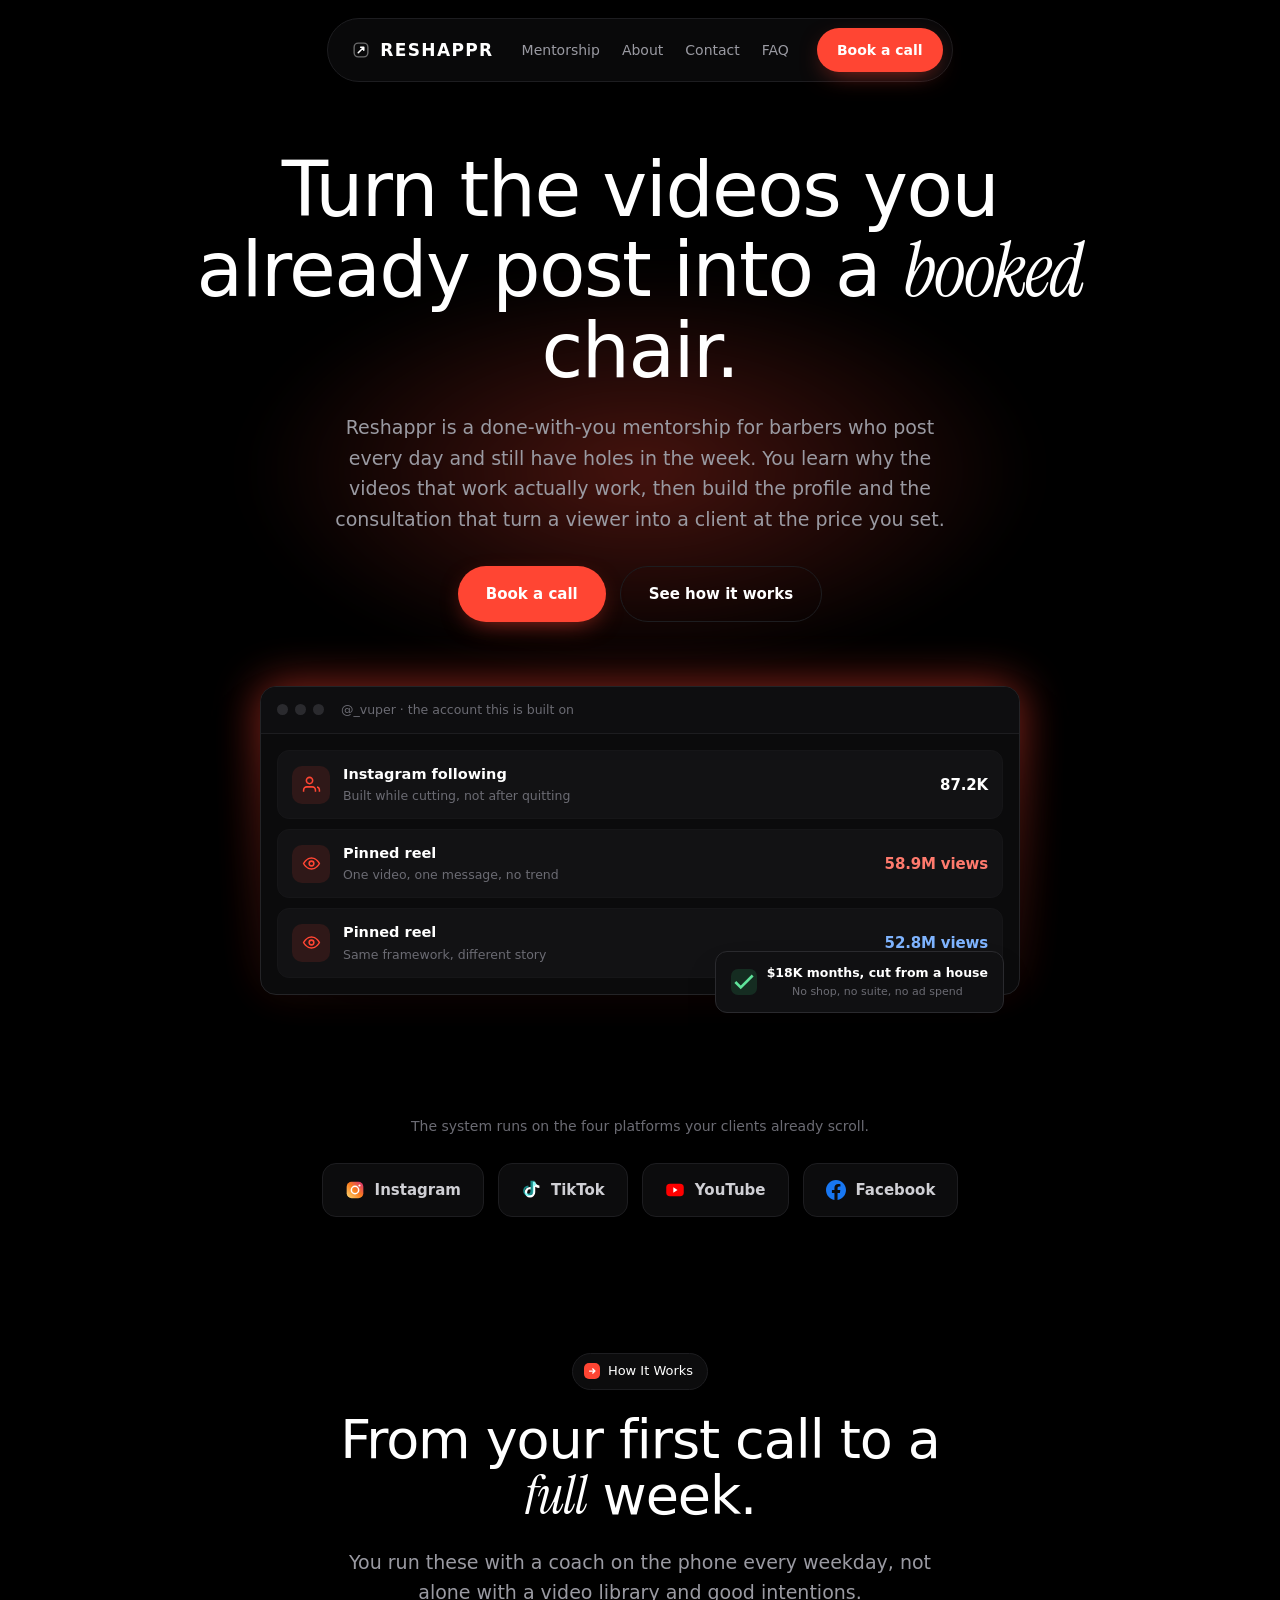
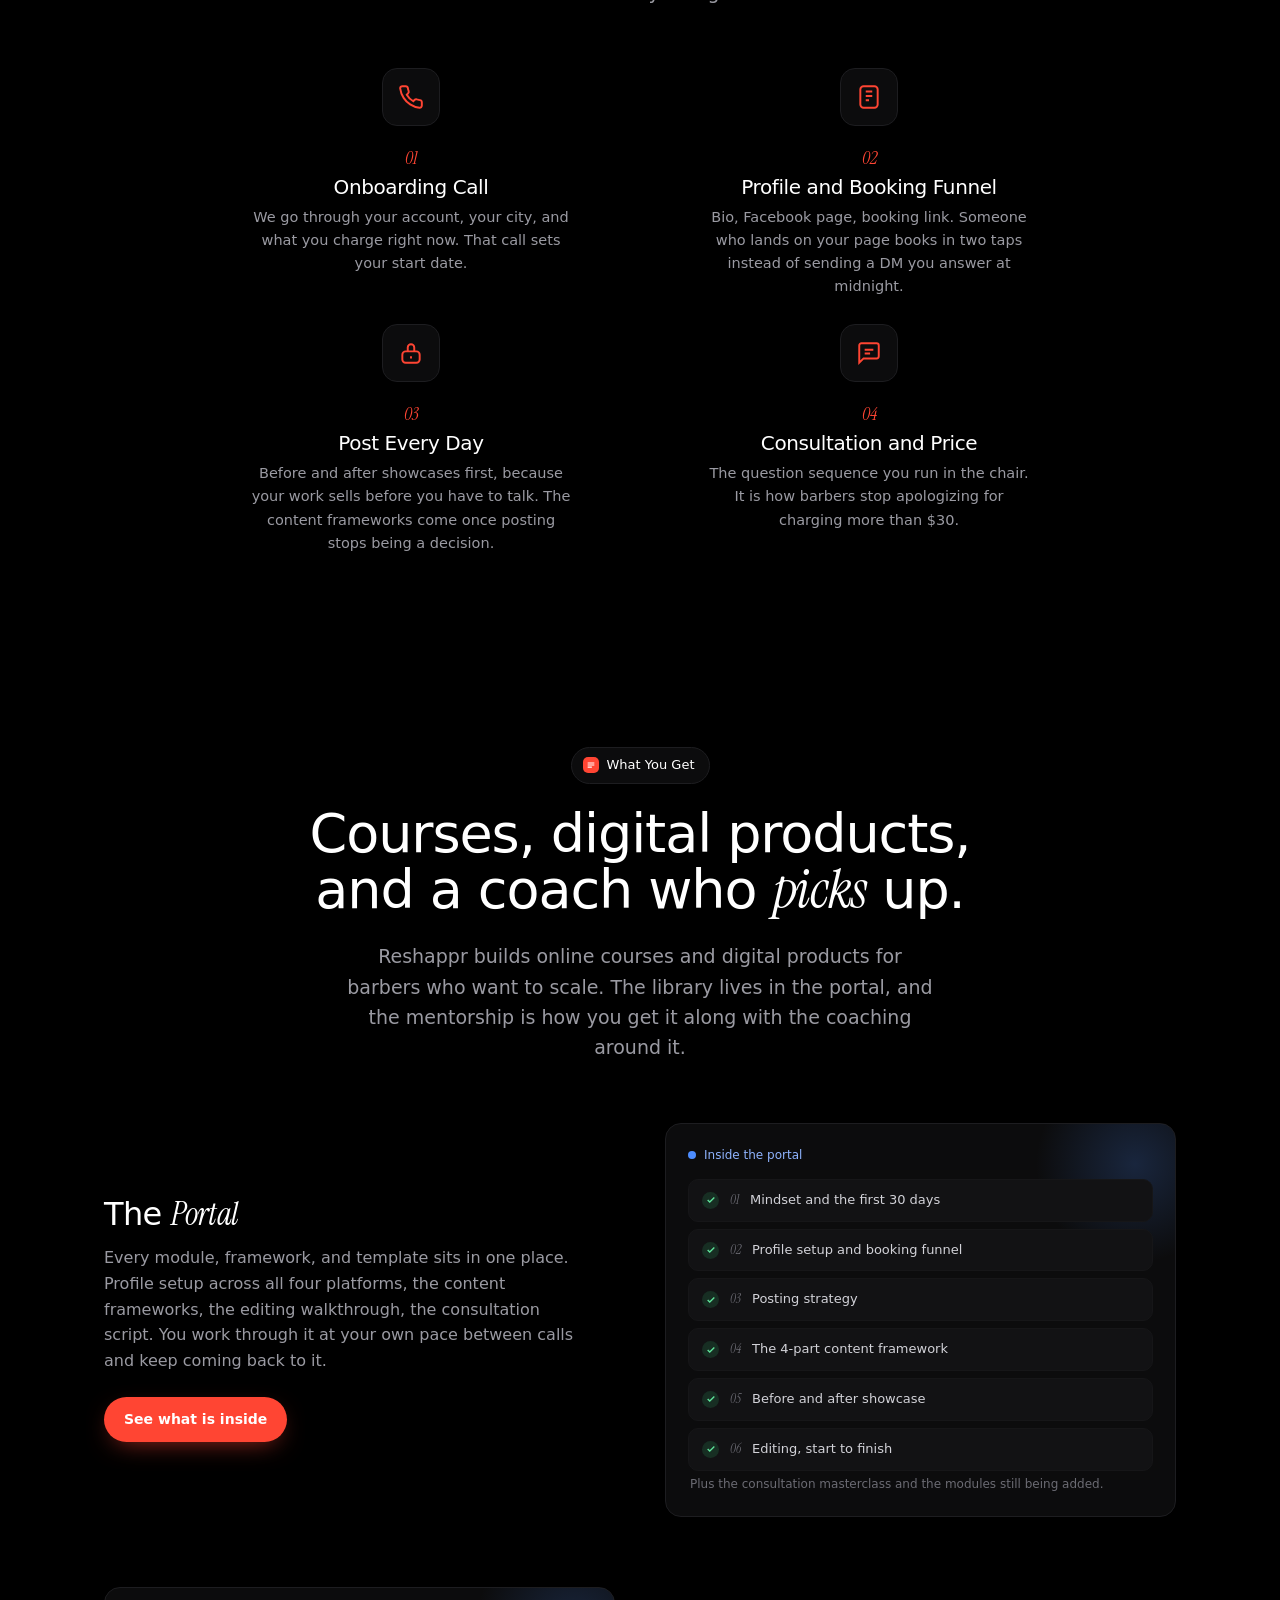
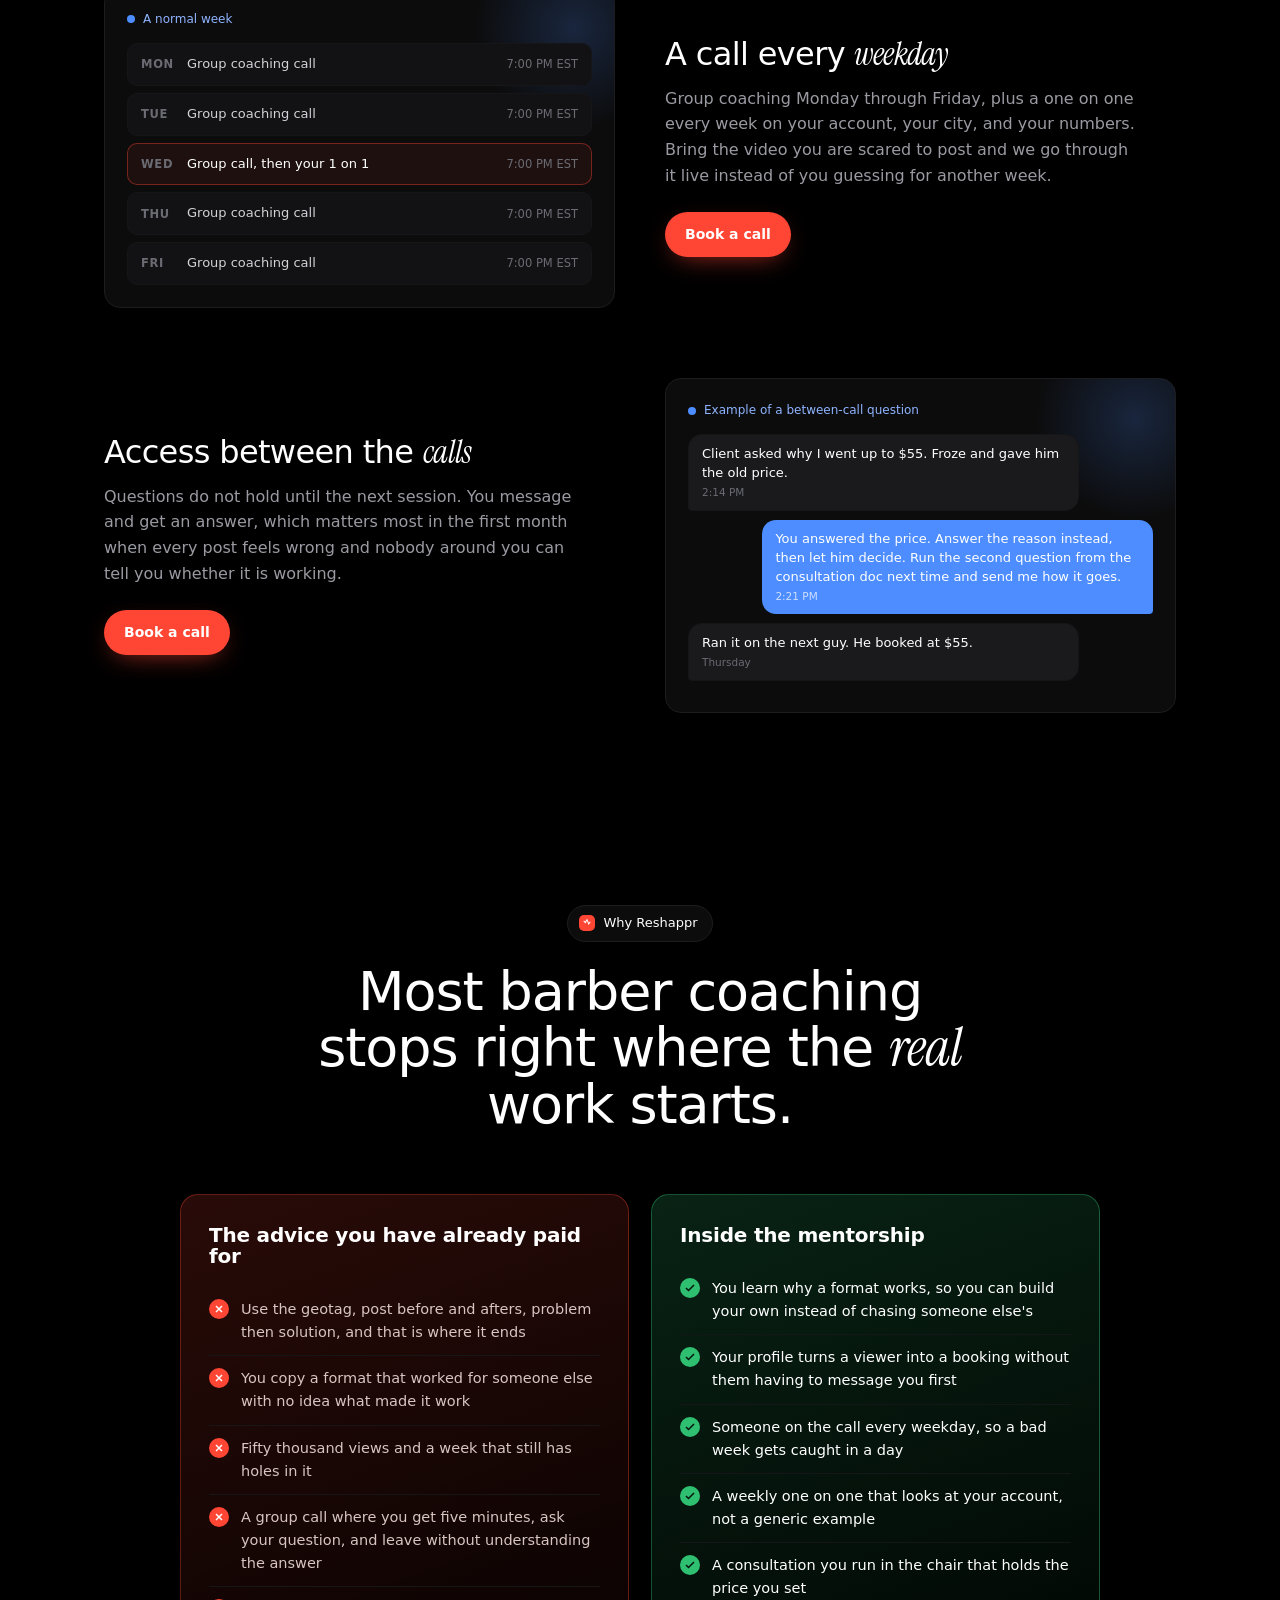
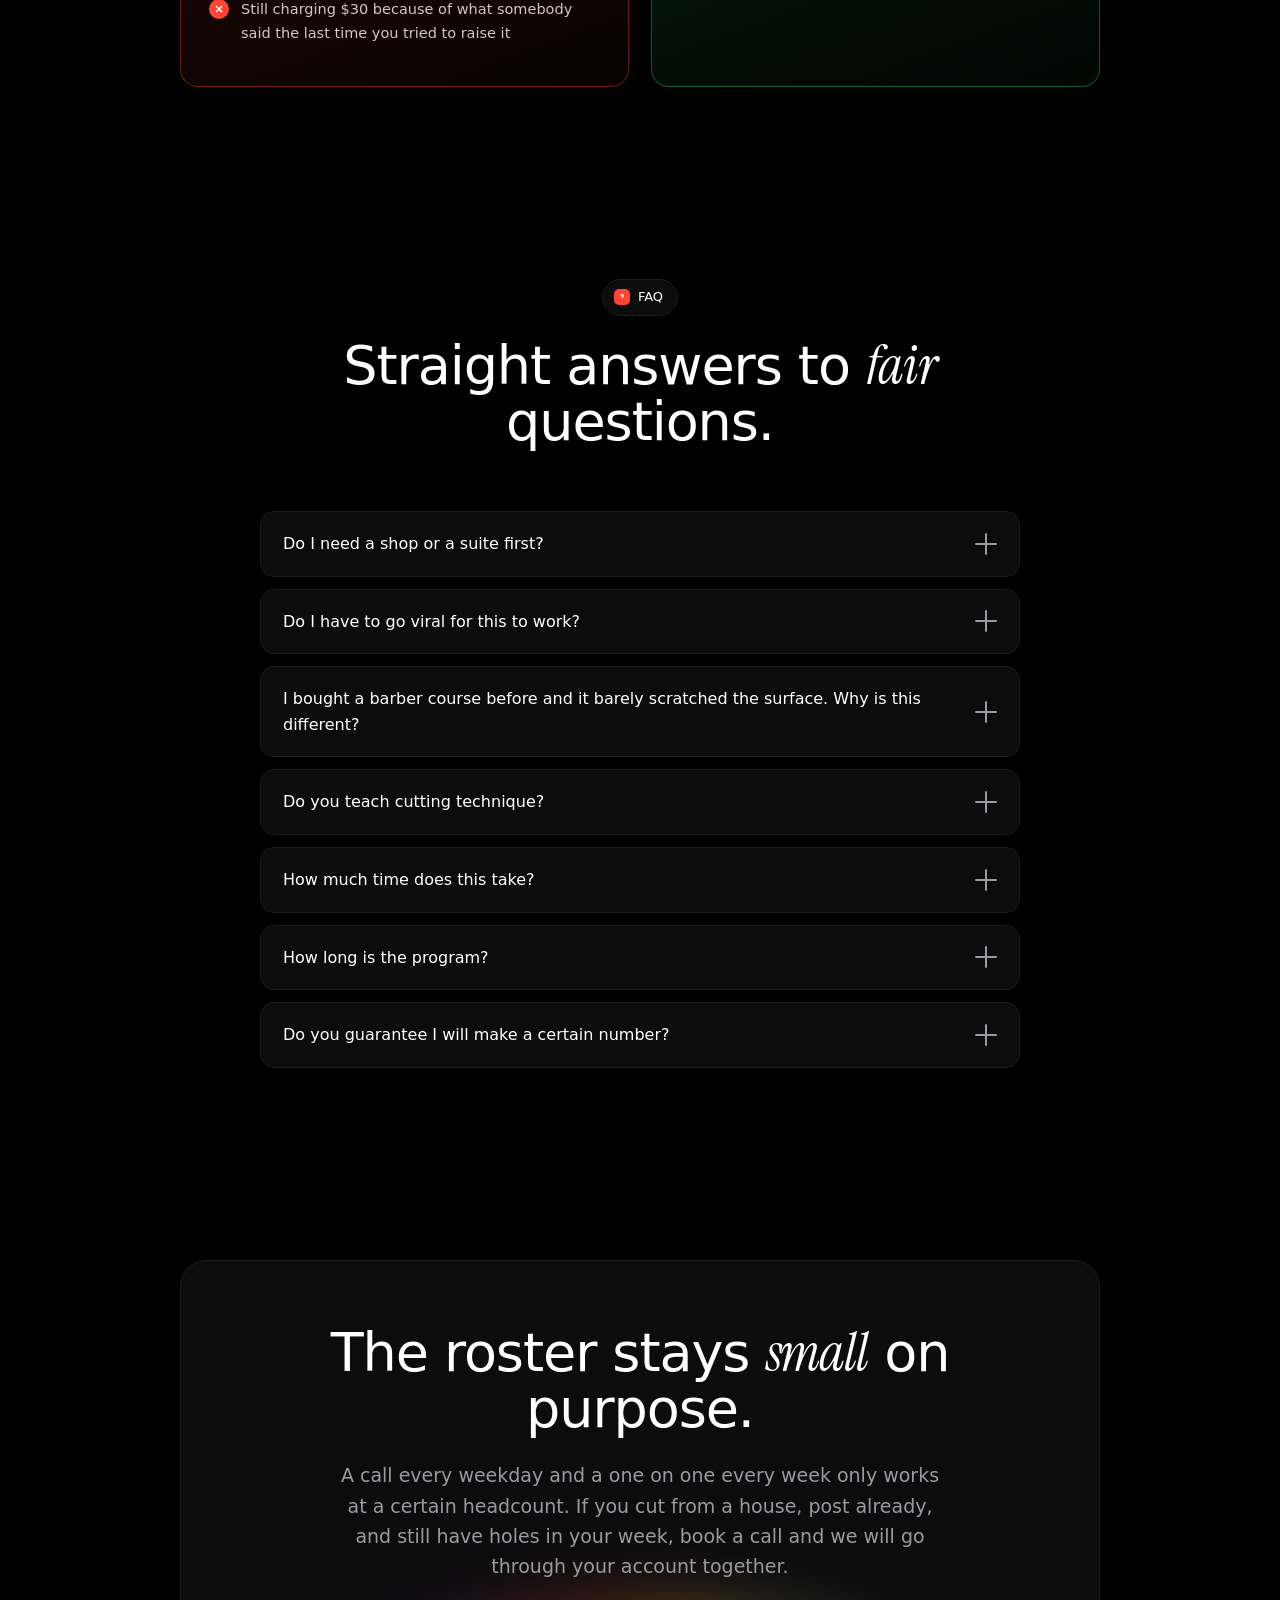
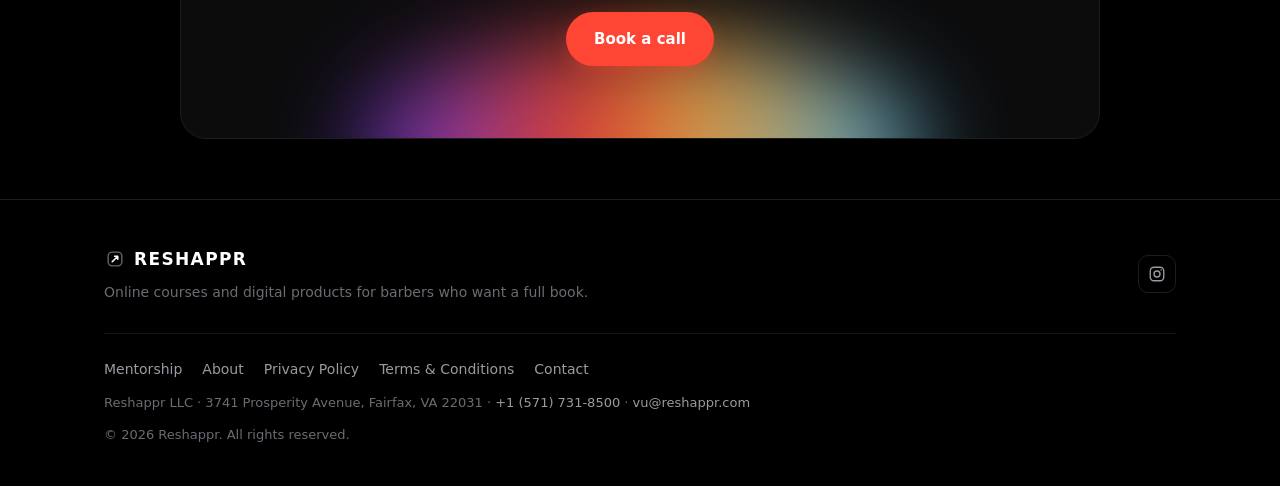
<file: index.html>
<!DOCTYPE html>
<html lang="en">
<head>
<meta charset="UTF-8" />
<meta name="viewport" content="width=device-width, initial-scale=1.0" />
<title>Reshappr | Online Courses and Coaching for Barbers</title>
<link rel="icon" href="brand/favicon.svg" type="image/svg+xml" />
<meta name="description" content="Reshappr builds online courses and digital products for barbers, plus a done-with-you mentorship that turns the content you already post into booked clients at the price you set." />
<link rel="preconnect" href="https://fonts.googleapis.com" />
<link rel="preconnect" href="https://fonts.gstatic.com" crossorigin />
<link rel="preconnect" href="https://api.fontshare.com" crossorigin />
<link href="https://api.fontshare.com/v2/css?f[]=satoshi@400,500,700,900&display=swap" rel="stylesheet" />
<link href="https://fonts.googleapis.com/css2?family=Instrument+Serif:ital@0;1&display=swap" rel="stylesheet" />
<style>
  :root {
    --bg: #000000;
    --bg-card: #0c0c0d;
    --bg-card-2: #111113;
    --line: #1d1d20;
    --line-soft: #161618;
    --text: #ffffff;
    --muted: #9a9aa2;
    --muted-2: #6b6b73;
    --accent: #ff4533;
    --accent-soft: #ff4533;
    --demo: #4d8dff;
    --radius: 18px;
    --radius-pill: 100px;
    --serif: "Instrument Serif", Georgia, serif;
    --sans: "Satoshi", system-ui, -apple-system, sans-serif;
  }

  * { box-sizing: border-box; margin: 0; padding: 0; }
  html { scroll-behavior: smooth; }
  body {
    font-family: var(--sans);
    background: var(--bg);
    color: var(--text);
    line-height: 1.6;
    -webkit-font-smoothing: antialiased;
    overflow-x: hidden;
  }
  a { color: inherit; text-decoration: none; }
  img { max-width: 100%; display: block; }
  ::selection { background: var(--accent); color: #fff; }

  .wrap { width: 100%; max-width: 1120px; margin: 0 auto; padding: 0 24px; }

  /* emphasis serif */
  .em { font-family: var(--serif); font-style: italic; font-weight: 400; }

  /* ---------- NAV ---------- */
  .nav-spacer { height: 110px; }
  .nav {
    position: fixed; top: 18px; left: 0; right: 0; z-index: 100;
    display: flex; justify-content: center; pointer-events: none;
  }
  .nav-inner {
    position: relative;
    pointer-events: auto;
    display: flex; align-items: center; gap: 28px;
    background: rgba(12,12,13,0.82);
    backdrop-filter: blur(14px);
    border: 1px solid var(--line);
    border-radius: var(--radius-pill);
    padding: 9px 9px 9px 22px;
    box-shadow: 0 10px 40px -18px rgba(0,0,0,0.8);
  }
  .brand { font-weight: 900; letter-spacing: 0.08em; font-size: 17px; display: flex; align-items: center; gap: 8px; }
  .brand .spark { color: var(--accent); }
  .brand-mark { width: 22px; height: 22px; color: #fff; flex: none; }
  .nav-links { display: flex; gap: 22px; font-size: 14px; color: var(--muted); }
  .nav-links a:hover { color: #fff; }
  .btn {
    display: inline-flex; align-items: center; justify-content: center; gap: 8px;
    background: var(--accent); color: #fff; font-weight: 600; font-size: 14px;
    padding: 11px 20px; border-radius: var(--radius-pill); border: none; cursor: pointer;
    transition: transform .15s ease, box-shadow .2s ease, background .2s ease;
    box-shadow: 0 8px 26px -10px rgba(255,69,51,0.7);
  }
  .btn:hover { transform: translateY(-1px); box-shadow: 0 12px 32px -8px rgba(255,69,51,0.85); }
  .btn-lg { padding: 15px 28px; font-size: 15px; }
  .btn-ghost { background: transparent; border: 1px solid var(--line); box-shadow: none; color: #fff; }
  .btn-ghost:hover { border-color: #333; background: rgba(255,255,255,0.03); }
  .nav-toggle { display: none; flex-direction: column; justify-content: center; align-items: center; gap: 4px; width: 38px; height: 38px; background: none; border: none; cursor: pointer; padding: 0; flex: none; }
  .nav-toggle span { width: 20px; height: 2px; background: #fff; border-radius: 2px; display: block; }

  /* ---------- SECTION SHELL ---------- */
  section { position: relative; padding: 96px 0; }
  .badge {
    display: inline-flex; align-items: center; gap: 8px;
    background: var(--bg-card); border: 1px solid var(--line);
    color: #fff; font-size: 13px; font-weight: 500;
    padding: 7px 14px 7px 11px; border-radius: var(--radius-pill); margin: 0 auto 22px;
  }
  .badge .dot { width: 16px; height: 16px; border-radius: 5px; background: var(--accent); display: inline-flex; align-items:center; justify-content:center; }
  .badge .dot svg { width: 10px; height: 10px; }
  .center { text-align: center; }
  h1, h2, h3 { font-weight: 500; letter-spacing: -0.02em; line-height: 1.05; }
  .h-xl { font-size: clamp(40px, 6.6vw, 76px); }
  .h-lg { font-size: clamp(32px, 4.6vw, 54px); }
  .h-md { font-size: clamp(24px, 3vw, 34px); }
  .lead { color: var(--muted); font-size: clamp(16px, 1.6vw, 19px); max-width: 600px; margin: 22px auto 0; }
  .section-head { max-width: 720px; margin: 0 auto 60px; }

  /* ---------- HERO ---------- */
  .hero { padding: 40px 0 90px; text-align: center; }
  .hero-glow {
    position: absolute; left: 50%; top: 240px; transform: translateX(-50%);
    width: 900px; height: 460px; pointer-events: none; z-index: 0;
    background: radial-gradient(ellipse at center, rgba(255,69,51,0.28) 0%, rgba(255,69,51,0) 62%);
    filter: blur(20px);
  }
  .hero .wrap { position: relative; z-index: 1; }
  .hero h1 { margin: 0 auto; max-width: 900px; }
  .hero .lead { max-width: 610px; }
  .hero-cta { margin-top: 32px; display: flex; gap: 14px; justify-content: center; flex-wrap: wrap; }

  /* hero mock */
  .mock-wrap { margin: 64px auto 0; max-width: 760px; position: relative; }
  .mock-glow {
    position: absolute; inset: -2px; border-radius: 22px; z-index: 0;
    background: linear-gradient(180deg, rgba(255,69,51,0.9), rgba(255,69,51,0.15));
    filter: blur(22px); opacity: 0.65;
  }
  .mock {
    position: relative; z-index: 1; background: #0b0b0c; border: 1px solid #242427;
    border-radius: 16px; overflow: hidden; text-align: left;
    box-shadow: 0 40px 90px -40px rgba(0,0,0,0.9);
  }
  .mock-bar { display: flex; align-items: center; gap: 7px; padding: 13px 16px; border-bottom: 1px solid var(--line); background: #0e0e10; }
  .mock-bar .d { width: 11px; height: 11px; border-radius: 50%; background: #2a2a2e; }
  .mock-bar .title { margin-left: 10px; font-size: 12.5px; color: var(--muted-2); }
  .mock-body { padding: 16px; display: grid; gap: 10px; }
  .stat-row { display: flex; align-items: center; gap: 13px; background: #121214; border: 1px solid var(--line-soft); border-radius: 12px; padding: 12px 14px; }
  .stat-row .ava { width: 38px; height: 38px; border-radius: 10px; flex: none; display: flex; align-items: center; justify-content: center; color: var(--accent); background: rgba(255,69,51,0.12); }
  .stat-row .ava svg { width: 19px; height: 19px; }
  .stat-row .meta { flex: 1; min-width: 0; }
  .stat-row .nm { font-size: 14.5px; font-weight: 600; }
  .stat-row .pj { font-size: 12.5px; color: var(--muted-2); }
  .figure { font-size: 15px; font-weight: 700; white-space: nowrap; letter-spacing: -0.01em; }
  .figure.hot { color: #ff7a6d; }
  .figure.cool { color: #7fb4ff; }
  .toast {
    position: absolute; right: 16px; bottom: -18px; z-index: 3;
    display: flex; align-items: center; gap: 10px;
    background: #101012; border: 1px solid #2a2a2e; border-radius: 12px; padding: 11px 15px;
    box-shadow: 0 20px 40px -18px rgba(0,0,0,0.9);
  }
  .toast .ic { width: 26px; height: 26px; border-radius: 7px; background: rgba(54,211,122,0.15); color: #5fe39a; display: flex; align-items: center; justify-content: center; }
  .toast .tt { font-size: 12.5px; font-weight: 600; }
  .toast .ts { font-size: 11px; color: var(--muted-2); }

  /* ---------- PLATFORMS ---------- */
  .platforms { padding: 30px 0 40px; text-align: center; }
  .platforms p { color: var(--muted-2); font-size: 14px; margin-bottom: 26px; }
  .logo-row { display: flex; flex-wrap: wrap; gap: 14px; justify-content: center; }
  .logo-chip {
    display: flex; align-items: center; gap: 10px;
    background: var(--bg-card); border: 1px solid var(--line); border-radius: 14px;
    padding: 14px 22px; color: #cfcfd4; font-weight: 600; font-size: 15px;
  }
  .logo-chip svg { width: 20px; height: 20px; }

  /* ---------- PROCESS ---------- */
  .grid-2 { display: grid; grid-template-columns: repeat(2, 1fr); gap: 26px 56px; max-width: 860px; margin: 0 auto; }
  .step { text-align: center; }
  .step .icon {
    width: 58px; height: 58px; margin: 0 auto 18px; border-radius: 15px;
    background: var(--bg-card); border: 1px solid var(--line);
    display: flex; align-items: center; justify-content: center; color: var(--accent);
  }
  .step .icon svg { width: 26px; height: 26px; }
  .step .num { font-family: var(--serif); font-style: italic; color: var(--accent); font-size: 18px; }
  .step h3 { font-size: 20px; margin: 4px 0 8px; }
  .step p { color: var(--muted); font-size: 14.5px; max-width: 330px; margin: 0 auto; }

  /* ---------- WHAT YOU GET ---------- */
  .svc { display: grid; grid-template-columns: 1fr 1fr; gap: 50px; align-items: center; margin-bottom: 70px; }
  .svc:last-child { margin-bottom: 0; }
  .svc.flip .svc-text { order: 2; }
  .svc h3 { font-size: clamp(24px, 2.6vw, 32px); margin-bottom: 14px; }
  .svc p { color: var(--muted); font-size: 16px; max-width: 470px; }
  .svc .btn { margin-top: 24px; }
  .svc-visual {
    background: var(--bg-card); border: 1px solid var(--line); border-radius: 16px;
    padding: 22px; min-height: 230px; position: relative; overflow: hidden;
  }
  .svc-visual::after {
    content: ""; position: absolute; right: -60px; top: -60px; width: 200px; height: 200px;
    background: radial-gradient(circle, rgba(77,141,255,0.20), transparent 70%); pointer-events: none;
  }
  .mini-head { font-size: 12px; color: #8fb4ff; margin-bottom: 14px; display: flex; align-items: center; gap: 8px; }
  .mini-head .pulse { width: 8px; height: 8px; border-radius: 50%; background: var(--demo); }
  /* module list */
  .mod-list { display: grid; gap: 7px; position: relative; z-index: 1; }
  .mod {
    display: flex; align-items: center; gap: 11px;
    background: #121214; border: 1px solid var(--line-soft); border-radius: 10px;
    padding: 10px 13px; font-size: 13px; color: #d2d2d8;
  }
  .mod .tick { width: 17px; height: 17px; border-radius: 50%; background: rgba(54,211,122,0.15); color: #5fe39a; display: flex; align-items: center; justify-content: center; flex: none; }
  .mod .tick svg { width: 10px; height: 10px; }
  .mod .n { font-family: var(--serif); font-style: italic; color: var(--muted-2); font-size: 13px; flex: none; }
  .mod-more { font-size: 12px; color: var(--muted-2); padding: 4px 2px 0; }
  /* schedule */
  .sched { display: grid; gap: 7px; position: relative; z-index: 1; }
  .day {
    display: flex; align-items: center; gap: 12px;
    background: #121214; border: 1px solid var(--line-soft); border-radius: 10px; padding: 10px 13px;
  }
  .day .dl { font-size: 11.5px; font-weight: 700; letter-spacing: .06em; color: var(--muted-2); width: 34px; flex: none; }
  .day .dt { font-size: 13px; color: #d2d2d8; flex: 1; }
  .day .dtime { font-size: 11.5px; color: var(--muted-2); white-space: nowrap; }
  .day.hi { border-color: rgba(255,69,51,0.4); background: rgba(255,69,51,0.07); }
  .day.hi .dt { color: #fff; }
  /* message thread */
  .bubble { max-width: 84%; padding: 10px 13px; border-radius: 14px; font-size: 13px; margin-bottom: 9px; line-height: 1.45; position: relative; z-index: 1; }
  .bubble.in { background: #1a1a1d; border: 1px solid var(--line-soft); border-bottom-left-radius: 4px; }
  .bubble.out { background: var(--demo); color: #fff; margin-left: auto; border-bottom-right-radius: 4px; }
  .stamp { font-size: 10.5px; color: var(--muted-2); display: block; margin-top: 2px; }
  .bubble.out .stamp { color: rgba(255,255,255,0.72); }

  /* ---------- COMPARISON ---------- */
  .cmp { display: grid; grid-template-columns: 1fr 1fr; gap: 22px; max-width: 920px; margin: 0 auto; }
  .cmp-col { border-radius: var(--radius); padding: 30px 28px; border: 1px solid var(--line); }
  .cmp-col.bad { background: linear-gradient(160deg, rgba(255,69,51,0.16), rgba(255,69,51,0.03)); border-color: rgba(255,69,51,0.35); }
  .cmp-col.good { background: linear-gradient(160deg, rgba(47,191,113,0.18), rgba(47,191,113,0.03)); border-color: rgba(47,191,113,0.4); }
  .cmp-col h3 { font-size: 20px; margin-bottom: 20px; font-weight: 600; letter-spacing: -0.01em; }
  .cmp-col.bad h3 { color: #fff; }
  .cmp-item { display: flex; gap: 12px; align-items: flex-start; padding: 11px 0; border-top: 1px solid var(--line-soft); font-size: 14.5px; }
  .cmp-item:first-of-type { border-top: none; }
  .cmp-item .ci { width: 20px; height: 20px; border-radius: 50%; flex: none; display: flex; align-items: center; justify-content: center; margin-top: 1px; }
  .cmp-item.bad .ci { background: var(--accent); color: #fff; }
  .cmp-item.good .ci { background: #2fbf71; color: #04140b; }
  .cmp-item.bad { color: #d8c5c2; }
  .cmp-item .ci svg { width: 12px; height: 12px; }

  /* ---------- FAQ ---------- */
  .faq { max-width: 760px; margin: 0 auto; display: grid; gap: 12px; }
  .faq details { background: var(--bg-card); border: 1px solid var(--line); border-radius: 14px; overflow: hidden; }
  .faq summary {
    list-style: none; cursor: pointer; padding: 19px 22px;
    display: flex; justify-content: space-between; align-items: center; gap: 16px;
    font-size: 16px; font-weight: 500;
  }
  .faq summary::-webkit-details-marker { display: none; }
  .faq summary .pm { flex: none; width: 22px; height: 22px; position: relative; transition: transform .25s ease; color: var(--muted); }
  .faq summary .pm::before, .faq summary .pm::after { content: ""; position: absolute; background: currentColor; border-radius: 2px; }
  .faq summary .pm::before { left: 0; right: 0; top: 50%; height: 2px; transform: translateY(-50%); }
  .faq summary .pm::after { top: 0; bottom: 0; left: 50%; width: 2px; transform: translateX(-50%); transition: opacity .25s ease; }
  .faq details[open] summary .pm::after { opacity: 0; }
  .faq .ans { padding: 0 22px 20px; color: var(--muted); font-size: 14.5px; max-width: 640px; }

  /* ---------- FINAL CTA ---------- */
  .final { padding-bottom: 60px; }
  .final-card {
    position: relative; max-width: 920px; margin: 0 auto; text-align: center;
    background: var(--bg-card); border: 1px solid var(--line); border-radius: 26px;
    padding: 64px 30px 72px; overflow: hidden;
  }
  .final-card h2 { position: relative; z-index: 1; max-width: 680px; margin: 0 auto; }
  .final-card .lead { position: relative; z-index: 1; max-width: 620px; }
  .final-card .btn { position: relative; z-index: 1; margin-top: 30px; }
  .final-rainbow {
    position: absolute; left: 50%; bottom: -120px; transform: translateX(-50%);
    width: 560px; height: 220px; border-radius: 50%; z-index: 0; filter: blur(46px); opacity: 0.85;
    background: linear-gradient(90deg, #6a3bff, #ff4533 40%, #ffb347 60%, #57c7ff);
  }

  /* ---------- FOOTER ---------- */
  footer { border-top: 1px solid var(--line); padding: 46px 0 40px; }
  .foot { display: flex; justify-content: space-between; align-items: center; gap: 20px; flex-wrap: wrap; }
  .foot .tag { color: var(--muted-2); font-size: 14px; margin-top: 8px; }
  .foot .soc { display: flex; gap: 12px; }
  .foot .soc a { width: 38px; height: 38px; border: 1px solid var(--line); border-radius: 10px; display: flex; align-items: center; justify-content: center; color: var(--muted); }
  .foot .soc a:hover { color: #fff; border-color: #333; }
  .foot-links { display: flex; gap: 20px; flex-wrap: wrap; margin-top: 30px; padding-top: 24px; border-top: 1px solid var(--line-soft); }
  .foot-links a { color: var(--muted); font-size: 14px; }
  .foot-links a:hover { color: #fff; }
  .copy { color: var(--muted-2); font-size: 13px; margin-top: 12px; }
  .copy a { color: var(--muted); }
  .copy a:hover { color: #fff; }

  /* ---------- ANIMATION ---------- */
  .reveal { opacity: 0; transform: translateY(26px); transition: opacity .7s cubic-bezier(.2,.7,.2,1), transform .7s cubic-bezier(.2,.7,.2,1); }
  .reveal.in { opacity: 1; transform: none; }
  @media (prefers-reduced-motion: reduce) { .reveal { opacity: 1; transform: none; transition: none; } }

  /* ---------- RESPONSIVE ---------- */
  @media (max-width: 860px) {
    section { padding: 70px 0; }
    .nav-inner { gap: 12px; padding: 9px 9px 9px 18px; }
    .nav-toggle { display: flex; }
    .nav-links { display: none; position: absolute; top: calc(100% + 12px); left: 0; right: 0; flex-direction: column; gap: 4px; background: rgba(12,12,13,0.98); backdrop-filter: blur(16px); border: 1px solid var(--line); border-radius: 18px; padding: 12px; box-shadow: 0 16px 40px -16px rgba(0,0,0,0.85); }
    .nav-inner.open .nav-links { display: flex; }
    .nav-links a { padding: 11px 14px; border-radius: 10px; font-size: 15px; color: #fff; }
    .nav-links a:hover { background: rgba(255,255,255,0.05); }
    .grid-2 { grid-template-columns: 1fr; gap: 40px; }
    .svc { grid-template-columns: 1fr; gap: 26px; margin-bottom: 54px; }
    .svc.flip .svc-text { order: 0; }
    .cmp { grid-template-columns: 1fr; }
    .foot { flex-direction: column; align-items: flex-start; }
  }
</style>
</head>
<body>

<!-- NAV -->
<div class="nav">
  <nav class="nav-inner">
    <div class="brand"><svg class="brand-mark" viewBox="0 0 64 64" fill="none" aria-hidden="true"><rect x="12" y="12" width="40" height="40" rx="12" fill="none" stroke="currentColor" stroke-width="4" opacity="0.4"/><path d="M24 40 L40 24 M31 24 H40 V33" stroke="currentColor" stroke-width="4.5" fill="none" stroke-linecap="round" stroke-linejoin="round"/></svg>RESHAPPR</div>
    <div class="nav-links">
      <a href="services.html">Mentorship</a>
      <a href="about.html">About</a>
      <a href="contact.html">Contact</a>
      <a href="#faq">FAQ</a>
    </div>
    <a href="contact.html" class="btn">Book a call</a>
    <button class="nav-toggle" aria-label="Menu" aria-expanded="false"><span></span><span></span><span></span></button>
  </nav>
</div>

<!-- HERO -->
<header class="hero">
  <div class="hero-glow"></div>
  <div class="nav-spacer"></div>
  <div class="wrap">
    <h1 class="h-xl">Turn the videos you already post into a <span class="em">booked</span> chair.</h1>
    <p class="lead">Reshappr is a done-with-you mentorship for barbers who post every day and still have holes in the week. You learn why the videos that work actually work, then build the profile and the consultation that turn a viewer into a client at the price you set.</p>
    <div class="hero-cta">
      <a href="contact.html" class="btn btn-lg">Book a call</a>
      <a href="#process" class="btn btn-lg btn-ghost">See how it works</a>
    </div>

    <!-- mock -->
    <div class="mock-wrap reveal">
      <div class="mock-glow"></div>
      <div class="mock">
        <div class="mock-bar">
          <span class="d"></span><span class="d"></span><span class="d"></span>
          <span class="title">@_vuper &middot; the account this is built on</span>
        </div>
        <div class="mock-body">
          <div class="stat-row">
            <div class="ava"><svg viewBox="0 0 24 24" fill="none" stroke="currentColor" stroke-width="1.9"><path d="M17 21v-2a4 4 0 0 0-4-4H6a4 4 0 0 0-4 4v2"/><circle cx="9.5" cy="7" r="4"/><path d="M22 21v-2a4 4 0 0 0-3-3.87"/></svg></div>
            <div class="meta"><div class="nm">Instagram following</div><div class="pj">Built while cutting, not after quitting</div></div>
            <span class="figure">87.2K</span>
          </div>
          <div class="stat-row">
            <div class="ava"><svg viewBox="0 0 24 24" fill="none" stroke="currentColor" stroke-width="1.9"><path d="M2 12s3.6-7 10-7 10 7 10 7-3.6 7-10 7-10-7-10-7Z"/><circle cx="12" cy="12" r="3"/></svg></div>
            <div class="meta"><div class="nm">Pinned reel</div><div class="pj">One video, one message, no trend</div></div>
            <span class="figure hot">58.9M views</span>
          </div>
          <div class="stat-row">
            <div class="ava"><svg viewBox="0 0 24 24" fill="none" stroke="currentColor" stroke-width="1.9"><path d="M2 12s3.6-7 10-7 10 7 10 7-3.6 7-10 7-10-7-10-7Z"/><circle cx="12" cy="12" r="3"/></svg></div>
            <div class="meta"><div class="nm">Pinned reel</div><div class="pj">Same framework, different story</div></div>
            <span class="figure cool">52.8M views</span>
          </div>
        </div>
      </div>
      <div class="toast">
        <span class="ic">
          <svg viewBox="0 0 24 24" fill="none" stroke="currentColor" stroke-width="2.4"><path d="M20 6 9 17l-5-5"/></svg>
        </span>
        <div><div class="tt">$18K months, cut from a house</div><div class="ts">No shop, no suite, no ad spend</div></div>
      </div>
    </div>
  </div>
</header>

<!-- PLATFORMS -->
<section class="platforms">
  <div class="wrap">
    <p>The system runs on the four platforms your clients already scroll.</p>
    <div class="logo-row reveal">
      <div class="logo-chip">
        <svg viewBox="0 0 24 24" fill="none"><defs><linearGradient id="ig" x1="0" y1="1" x2="1" y2="0"><stop offset="0" stop-color="#FEDA75"/><stop offset=".5" stop-color="#FA7E1E"/><stop offset="1" stop-color="#D62976"/></linearGradient></defs><rect x="2" y="2" width="20" height="20" rx="6" fill="url(#ig)"/><circle cx="12" cy="12" r="4.4" fill="none" stroke="#fff" stroke-width="1.8"/><circle cx="17.4" cy="6.6" r="1.3" fill="#fff"/></svg>
        Instagram
      </div>
      <div class="logo-chip">
        <svg viewBox="0 0 24 24" fill="none"><path d="M14.2 2h2.9c.2 1.6 1.1 3 2.4 3.8.8.5 1.7.8 2.6.9v2.9a8.6 8.6 0 0 1-5-1.6v6.6a6.3 6.3 0 1 1-6.3-6.3c.3 0 .6 0 .9.1v3a3.4 3.4 0 1 0 2.5 3.2V2Z" fill="#fff"/><path d="M13.2 1h2.9c.2 1.6 1.1 3 2.4 3.8-.9.6-1.6 1.5-1.9 2.6a6.5 6.5 0 0 1-1.4-1.1v6.6a6.3 6.3 0 1 1-6.3-6.3v3a3.4 3.4 0 1 0 2.5 3.2V1Z" fill="#25F4EE" opacity=".55"/></svg>
        TikTok
      </div>
      <div class="logo-chip">
        <svg viewBox="0 0 24 24" fill="none"><rect x="1.5" y="4.5" width="21" height="15" rx="4.5" fill="#FF0000"/><path d="M10 8.7 15 12l-5 3.3V8.7Z" fill="#fff"/></svg>
        YouTube
      </div>
      <div class="logo-chip">
        <svg viewBox="0 0 24 24" fill="#1877F2"><path d="M24 12.07C24 5.4 18.63 0 12 0S0 5.4 0 12.07C0 18.1 4.39 23.1 10.13 24v-8.44H7.08v-3.49h3.05V9.41c0-3.02 1.79-4.69 4.53-4.69 1.31 0 2.68.24 2.68.24v2.97h-1.51c-1.49 0-1.96.93-1.96 1.89v2.25h3.33l-.53 3.49h-2.8V24C19.61 23.1 24 18.1 24 12.07Z"/></svg>
        Facebook
      </div>
    </div>
  </div>
</section>

<!-- PROCESS -->
<section id="process">
  <div class="wrap center section-head reveal">
    <span class="badge"><span class="dot"><svg viewBox="0 0 24 24" fill="none" stroke="#fff" stroke-width="3"><path d="M5 12h14M13 6l6 6-6 6"/></svg></span>How It Works</span>
    <h2 class="h-lg">From your first call to a <span class="em">full</span> week.</h2>
    <p class="lead">You run these with a coach on the phone every weekday, not alone with a video library and good intentions.</p>
  </div>
  <div class="wrap">
    <div class="grid-2 reveal">
      <div class="step">
        <div class="icon"><svg viewBox="0 0 24 24" fill="none" stroke="currentColor" stroke-width="1.8"><path d="M22 16.9v3a2 2 0 0 1-2.2 2 19.8 19.8 0 0 1-8.6-3.1 19.5 19.5 0 0 1-6-6A19.8 19.8 0 0 1 2 4.1 2 2 0 0 1 4.1 2h3a2 2 0 0 1 2 1.7c.1 1 .4 1.9.7 2.8a2 2 0 0 1-.5 2.1L8.1 9.9a16 16 0 0 0 6 6l1.3-1.3a2 2 0 0 1 2.1-.4c.9.3 1.8.6 2.8.7a2 2 0 0 1 1.7 2Z"/></svg></div>
        <span class="num">01</span>
        <h3>Onboarding Call</h3>
        <p>We go through your account, your city, and what you charge right now. That call sets your start date.</p>
      </div>
      <div class="step">
        <div class="icon"><svg viewBox="0 0 24 24" fill="none" stroke="currentColor" stroke-width="1.8"><rect x="4" y="2" width="16" height="20" rx="3"/><path d="M9 7h6M9 11h6M9 15h3"/></svg></div>
        <span class="num">02</span>
        <h3>Profile and Booking Funnel</h3>
        <p>Bio, Facebook page, booking link. Someone who lands on your page books in two taps instead of sending a DM you answer at midnight.</p>
      </div>
      <div class="step">
        <div class="icon"><svg viewBox="0 0 24 24" fill="none" stroke="currentColor" stroke-width="1.8"><path d="M15 10.5V7a3 3 0 0 0-6 0v3.5"/><rect x="4" y="10.5" width="16" height="10.5" rx="3"/><path d="M12 15v2"/></svg></div>
        <span class="num">03</span>
        <h3>Post Every Day</h3>
        <p>Before and after showcases first, because your work sells before you have to talk. The content frameworks come once posting stops being a decision.</p>
      </div>
      <div class="step">
        <div class="icon"><svg viewBox="0 0 24 24" fill="none" stroke="currentColor" stroke-width="1.8"><path d="M21 15a2 2 0 0 1-2 2H7l-4 4V5a2 2 0 0 1 2-2h14a2 2 0 0 1 2 2z"/><path d="M8 9h8M8 12.5h5"/></svg></div>
        <span class="num">04</span>
        <h3>Consultation and Price</h3>
        <p>The question sequence you run in the chair. It is how barbers stop apologizing for charging more than $30.</p>
      </div>
    </div>
  </div>
</section>

<!-- WHAT YOU GET -->
<section id="inside">
  <div class="wrap center section-head reveal">
    <span class="badge"><span class="dot"><svg viewBox="0 0 24 24" fill="none" stroke="#fff" stroke-width="2.6"><path d="M4 7h16M4 12h16M4 17h10"/></svg></span>What You Get</span>
    <h2 class="h-lg">Courses, digital products, and a coach who <span class="em">picks</span> up.</h2>
    <p class="lead">Reshappr builds online courses and digital products for barbers who want to scale. The library lives in the portal, and the mentorship is how you get it along with the coaching around it.</p>
  </div>
  <div class="wrap">

    <div class="svc reveal">
      <div class="svc-text">
        <h3>The <span class="em">Portal</span></h3>
        <p>Every module, framework, and template sits in one place. Profile setup across all four platforms, the content frameworks, the editing walkthrough, the consultation script. You work through it at your own pace between calls and keep coming back to it.</p>
        <a href="services.html" class="btn">See what is inside</a>
      </div>
      <div class="svc-visual">
        <div class="mini-head"><span class="pulse"></span>Inside the portal</div>
        <div class="mod-list">
          <div class="mod"><span class="tick"><svg viewBox="0 0 24 24" fill="none" stroke="currentColor" stroke-width="3.2"><path d="M20 6 9 17l-5-5"/></svg></span><span class="n">01</span>Mindset and the first 30 days</div>
          <div class="mod"><span class="tick"><svg viewBox="0 0 24 24" fill="none" stroke="currentColor" stroke-width="3.2"><path d="M20 6 9 17l-5-5"/></svg></span><span class="n">02</span>Profile setup and booking funnel</div>
          <div class="mod"><span class="tick"><svg viewBox="0 0 24 24" fill="none" stroke="currentColor" stroke-width="3.2"><path d="M20 6 9 17l-5-5"/></svg></span><span class="n">03</span>Posting strategy</div>
          <div class="mod"><span class="tick"><svg viewBox="0 0 24 24" fill="none" stroke="currentColor" stroke-width="3.2"><path d="M20 6 9 17l-5-5"/></svg></span><span class="n">04</span>The 4-part content framework</div>
          <div class="mod"><span class="tick"><svg viewBox="0 0 24 24" fill="none" stroke="currentColor" stroke-width="3.2"><path d="M20 6 9 17l-5-5"/></svg></span><span class="n">05</span>Before and after showcase</div>
          <div class="mod"><span class="tick"><svg viewBox="0 0 24 24" fill="none" stroke="currentColor" stroke-width="3.2"><path d="M20 6 9 17l-5-5"/></svg></span><span class="n">06</span>Editing, start to finish</div>
        </div>
        <div class="mod-more">Plus the consultation masterclass and the modules still being added.</div>
      </div>
    </div>

    <div class="svc flip reveal">
      <div class="svc-text">
        <h3>A call every <span class="em">weekday</span></h3>
        <p>Group coaching Monday through Friday, plus a one on one every week on your account, your city, and your numbers. Bring the video you are scared to post and we go through it live instead of you guessing for another week.</p>
        <a href="contact.html" class="btn">Book a call</a>
      </div>
      <div class="svc-visual">
        <div class="mini-head"><span class="pulse"></span>A normal week</div>
        <div class="sched">
          <div class="day"><span class="dl">MON</span><span class="dt">Group coaching call</span><span class="dtime">7:00 PM EST</span></div>
          <div class="day"><span class="dl">TUE</span><span class="dt">Group coaching call</span><span class="dtime">7:00 PM EST</span></div>
          <div class="day hi"><span class="dl">WED</span><span class="dt">Group call, then your 1 on 1</span><span class="dtime">7:00 PM EST</span></div>
          <div class="day"><span class="dl">THU</span><span class="dt">Group coaching call</span><span class="dtime">7:00 PM EST</span></div>
          <div class="day"><span class="dl">FRI</span><span class="dt">Group coaching call</span><span class="dtime">7:00 PM EST</span></div>
        </div>
      </div>
    </div>

    <div class="svc reveal">
      <div class="svc-text">
        <h3>Access between the <span class="em">calls</span></h3>
        <p>Questions do not hold until the next session. You message and get an answer, which matters most in the first month when every post feels wrong and nobody around you can tell you whether it is working.</p>
        <a href="contact.html" class="btn">Book a call</a>
      </div>
      <div class="svc-visual">
        <div class="mini-head"><span class="pulse"></span>Example of a between-call question</div>
        <div class="bubble in">Client asked why I went up to $55. Froze and gave him the old price. <span class="stamp">2:14 PM</span></div>
        <div class="bubble out">You answered the price. Answer the reason instead, then let him decide. Run the second question from the consultation doc next time and send me how it goes. <span class="stamp">2:21 PM</span></div>
        <div class="bubble in">Ran it on the next guy. He booked at $55. <span class="stamp">Thursday</span></div>
      </div>
    </div>

  </div>
</section>

<!-- COMPARISON -->
<section id="why">
  <div class="wrap center section-head reveal">
    <span class="badge"><span class="dot"><svg viewBox="0 0 24 24" fill="none" stroke="#fff" stroke-width="2.6"><path d="m4 7 4 4 4-7 4 10 4-5"/></svg></span>Why Reshappr</span>
    <h2 class="h-lg">Most barber coaching stops right where the <span class="em">real</span> work starts.</h2>
  </div>
  <div class="wrap">
    <div class="cmp reveal">
      <div class="cmp-col bad">
        <h3>The advice you have already paid for</h3>
        <div class="cmp-item bad"><span class="ci"><svg viewBox="0 0 24 24" fill="none" stroke="currentColor" stroke-width="3"><path d="M18 6 6 18M6 6l12 12"/></svg></span>Use the geotag, post before and afters, problem then solution, and that is where it ends</div>
        <div class="cmp-item bad"><span class="ci"><svg viewBox="0 0 24 24" fill="none" stroke="currentColor" stroke-width="3"><path d="M18 6 6 18M6 6l12 12"/></svg></span>You copy a format that worked for someone else with no idea what made it work</div>
        <div class="cmp-item bad"><span class="ci"><svg viewBox="0 0 24 24" fill="none" stroke="currentColor" stroke-width="3"><path d="M18 6 6 18M6 6l12 12"/></svg></span>Fifty thousand views and a week that still has holes in it</div>
        <div class="cmp-item bad"><span class="ci"><svg viewBox="0 0 24 24" fill="none" stroke="currentColor" stroke-width="3"><path d="M18 6 6 18M6 6l12 12"/></svg></span>A group call where you get five minutes, ask your question, and leave without understanding the answer</div>
        <div class="cmp-item bad"><span class="ci"><svg viewBox="0 0 24 24" fill="none" stroke="currentColor" stroke-width="3"><path d="M18 6 6 18M6 6l12 12"/></svg></span>Still charging $30 because of what somebody said the last time you tried to raise it</div>
      </div>
      <div class="cmp-col good">
        <h3>Inside the mentorship</h3>
        <div class="cmp-item good"><span class="ci"><svg viewBox="0 0 24 24" fill="none" stroke="currentColor" stroke-width="3"><path d="M20 6 9 17l-5-5"/></svg></span>You learn why a format works, so you can build your own instead of chasing someone else's</div>
        <div class="cmp-item good"><span class="ci"><svg viewBox="0 0 24 24" fill="none" stroke="currentColor" stroke-width="3"><path d="M20 6 9 17l-5-5"/></svg></span>Your profile turns a viewer into a booking without them having to message you first</div>
        <div class="cmp-item good"><span class="ci"><svg viewBox="0 0 24 24" fill="none" stroke="currentColor" stroke-width="3"><path d="M20 6 9 17l-5-5"/></svg></span>Someone on the call every weekday, so a bad week gets caught in a day</div>
        <div class="cmp-item good"><span class="ci"><svg viewBox="0 0 24 24" fill="none" stroke="currentColor" stroke-width="3"><path d="M20 6 9 17l-5-5"/></svg></span>A weekly one on one that looks at your account, not a generic example</div>
        <div class="cmp-item good"><span class="ci"><svg viewBox="0 0 24 24" fill="none" stroke="currentColor" stroke-width="3"><path d="M20 6 9 17l-5-5"/></svg></span>A consultation you run in the chair that holds the price you set</div>
      </div>
    </div>
  </div>
</section>

<!-- FAQ -->
<section id="faq">
  <div class="wrap center section-head reveal">
    <span class="badge"><span class="dot"><svg viewBox="0 0 24 24" fill="none" stroke="#fff" stroke-width="2.6"><path d="M9.1 9a3 3 0 1 1 4.5 2.6c-.9.5-1.6 1.2-1.6 2.4"/><path d="M12 17h.01"/></svg></span>FAQ</span>
    <h2 class="h-lg">Straight answers to <span class="em">fair</span> questions.</h2>
  </div>
  <div class="wrap">
    <div class="faq reveal">
      <details>
        <summary>Do I need a shop or a suite first?<span class="pm"></span></summary>
        <div class="ans">No. Vu built his book to $18K months cutting out of a house, and the mentorship is written for barbers doing the same thing. Where you cut matters far less than whether somebody who finds you online can actually book you.</div>
      </details>
      <details>
        <summary>Do I have to go viral for this to work?<span class="pm"></span></summary>
        <div class="ans">No, and chasing that is usually what keeps barbers stuck. There are barbers sitting at fifty thousand views with a half empty week, which tells you reach was never the thing in the way. The message underneath the video is what turns a viewer into somebody sitting in your chair.</div>
      </details>
      <details>
        <summary>I bought a barber course before and it barely scratched the surface. Why is this different?<span class="pm"></span></summary>
        <div class="ans">Most of them hand you the visible layer of a video and stop there. You get the reasoning underneath, which is the part that transfers to your city and your work, plus a coach on the phone every weekday while you apply it. Nobody grades your homework in a course.</div>
      </details>
      <details>
        <summary>Do you teach cutting technique?<span class="pm"></span></summary>
        <div class="ans">No. This is the business built around the haircut: your profile, your content, your consultation, and what you charge. Bring your own hands.</div>
      </details>
      <details>
        <summary>How much time does this take?<span class="pm"></span></summary>
        <div class="ans">Posting daily and showing up to the calls. If you cannot commit to posting every day for the length of the program, wait until you can, because the daily reps are the whole thing.</div>
      </details>
      <details>
        <summary>How long is the program?<span class="pm"></span></summary>
        <div class="ans">120 days, and it starts on the date we set during your onboarding call rather than the day you sign up.</div>
      </details>
      <details>
        <summary>Do you guarantee I will make a certain number?<span class="pm"></span></summary>
        <div class="ans">No, and anyone handing you a number is guessing at your city, your skill, and how much you will actually do. What is on the table is the system Vu ran himself and a coach working it with you five days a week.</div>
      </details>
    </div>
  </div>
</section>

<!-- FINAL CTA -->
<section class="final">
  <div class="wrap">
    <div class="final-card reveal">
      <div class="final-rainbow"></div>
      <h2 class="h-lg">The roster stays <span class="em">small</span> on purpose.</h2>
      <p class="lead">A call every weekday and a one on one every week only works at a certain headcount. If you cut from a house, post already, and still have holes in your week, book a call and we will go through your account together.</p>
      <a href="contact.html" class="btn btn-lg">Book a call</a>
    </div>
  </div>
</section>

<!-- FOOTER -->
<footer>
  <div class="wrap">
    <div class="foot">
      <div>
        <div class="brand"><svg class="brand-mark" viewBox="0 0 64 64" fill="none" aria-hidden="true"><rect x="12" y="12" width="40" height="40" rx="12" fill="none" stroke="currentColor" stroke-width="4" opacity="0.4"/><path d="M24 40 L40 24 M31 24 H40 V33" stroke="currentColor" stroke-width="4.5" fill="none" stroke-linecap="round" stroke-linejoin="round"/></svg>RESHAPPR</div>
        <div class="tag">Online courses and digital products for barbers who want a full book.</div>
      </div>
      <div class="soc">
        <a href="https://www.instagram.com/_vuper/" target="_blank" rel="noopener" aria-label="Instagram"><svg width="18" height="18" viewBox="0 0 24 24" fill="none" stroke="currentColor" stroke-width="1.8"><rect x="3" y="3" width="18" height="18" rx="5"/><circle cx="12" cy="12" r="4"/><circle cx="17.5" cy="6.5" r="1" fill="currentColor" stroke="none"/></svg></a>
      </div>
    </div>
    <div class="foot-links">
      <a href="services.html">Mentorship</a>
      <a href="about.html">About</a>
      <a href="privacy-policy.html">Privacy Policy</a>
      <a href="terms-and-conditions.html">Terms &amp; Conditions</a>
      <a href="mailto:vu@reshappr.com">Contact</a>
    </div>
    <div class="copy">Reshappr LLC &middot; 3741 Prosperity Avenue, Fairfax, VA 22031 &middot; <a href="tel:+15717318500">+1 (571) 731-8500</a> &middot; <a href="mailto:vu@reshappr.com">vu@reshappr.com</a></div>
    <div class="copy">© 2026 Reshappr. All rights reserved.</div>
  </div>
</footer>

<script>
  // scroll reveal
  (function () {
    var els = document.querySelectorAll('.reveal');
    if (!('IntersectionObserver' in window)) { els.forEach(function (e) { e.classList.add('in'); }); return; }
    var io = new IntersectionObserver(function (entries) {
      entries.forEach(function (en) {
        if (en.isIntersecting) { en.target.classList.add('in'); io.unobserve(en.target); }
      });
    }, { threshold: 0.12, rootMargin: '0px 0px -40px 0px' });
    els.forEach(function (e) { io.observe(e); });
  })();

  // single-open FAQ
  (function () {
    var items = document.querySelectorAll('.faq details');
    items.forEach(function (d) {
      d.addEventListener('toggle', function () {
        if (d.open) { items.forEach(function (o) { if (o !== d) o.open = false; }); }
      });
    });
  })();

  // mobile nav toggle
  (function () {
    var t = document.querySelector('.nav-toggle'), n = document.querySelector('.nav-inner');
    if (t && n) {
      t.addEventListener('click', function () { var o = n.classList.toggle('open'); t.setAttribute('aria-expanded', o); });
      n.querySelectorAll('.nav-links a').forEach(function (a) { a.addEventListener('click', function () { n.classList.remove('open'); }); });
    }
  })();
</script>
<script src="https://widgets.leadconnectorhq.com/loader.js" data-resources-url="https://widgets.leadconnectorhq.com/chat-widget/loader.js" data-widget-id="6a4f0c6501a4d31ca57c1136" data-source="WEB_USER"></script>
</body>
</html>
</file>
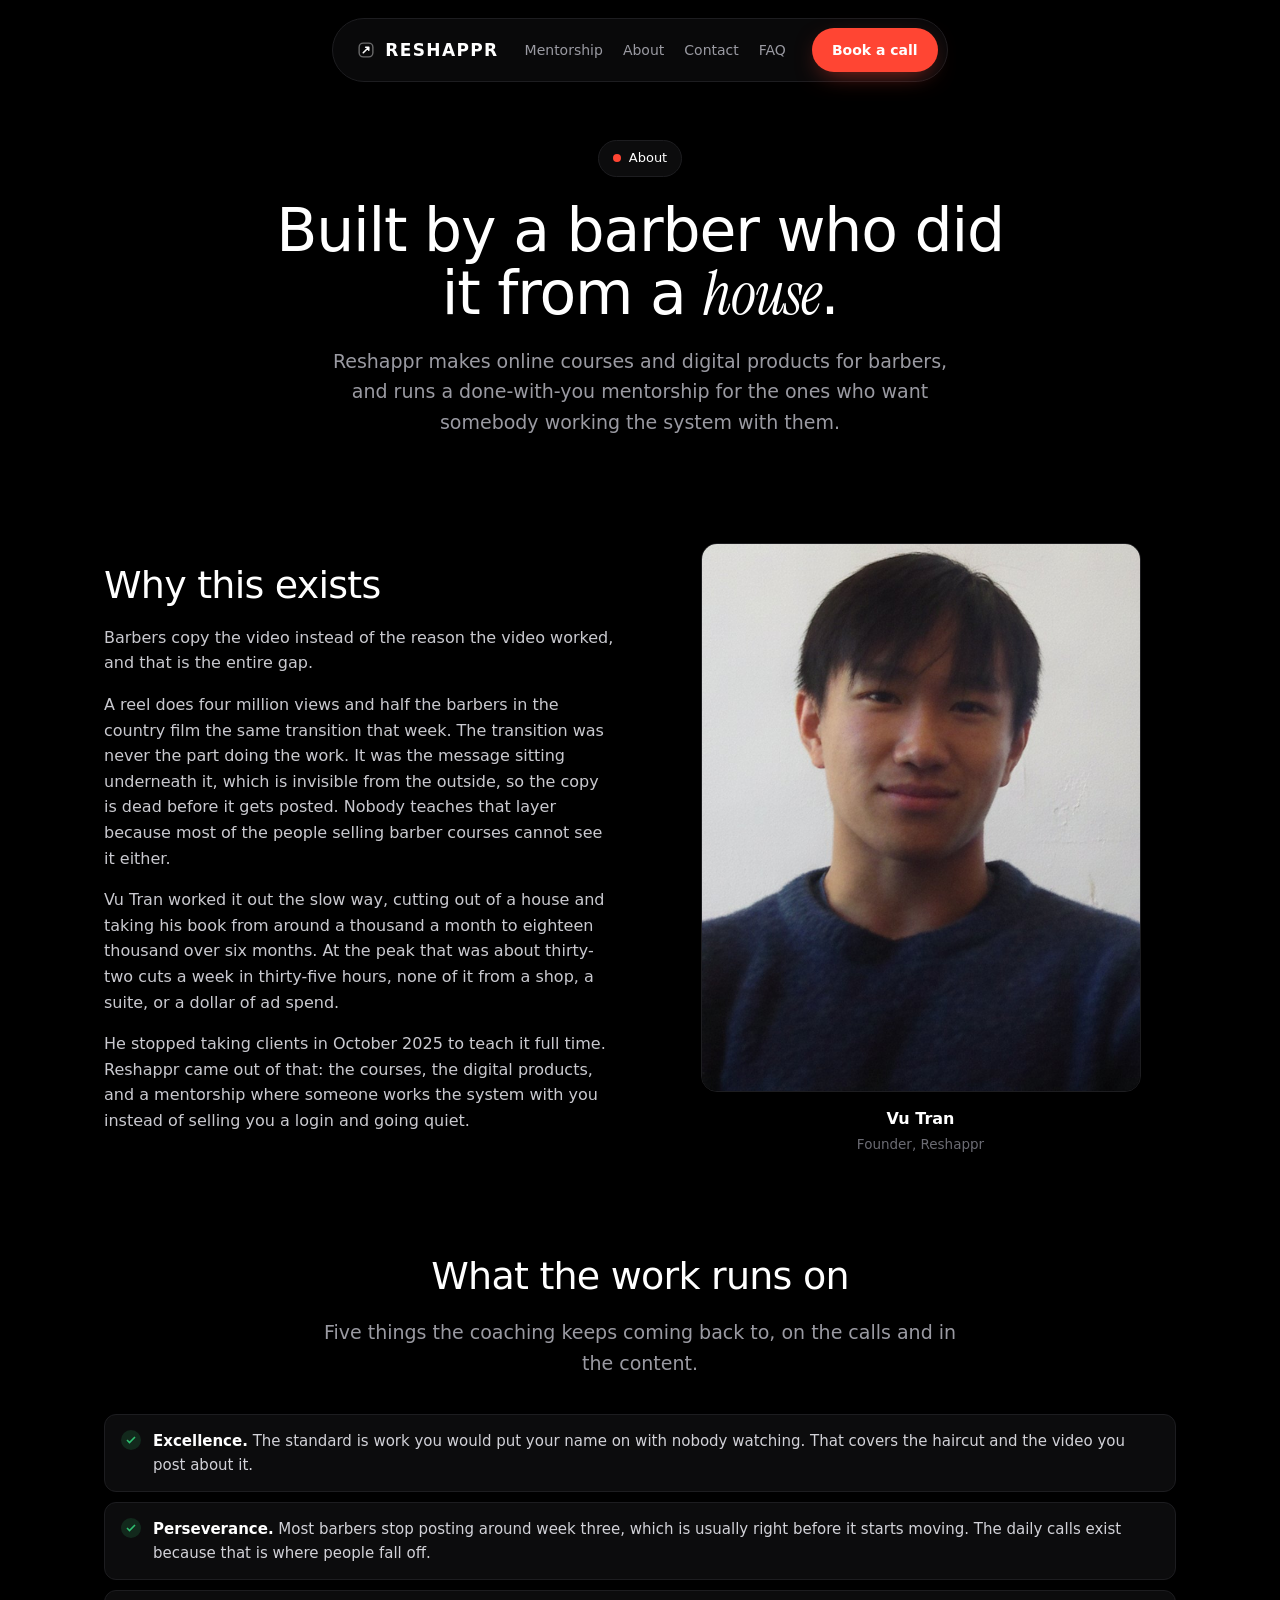
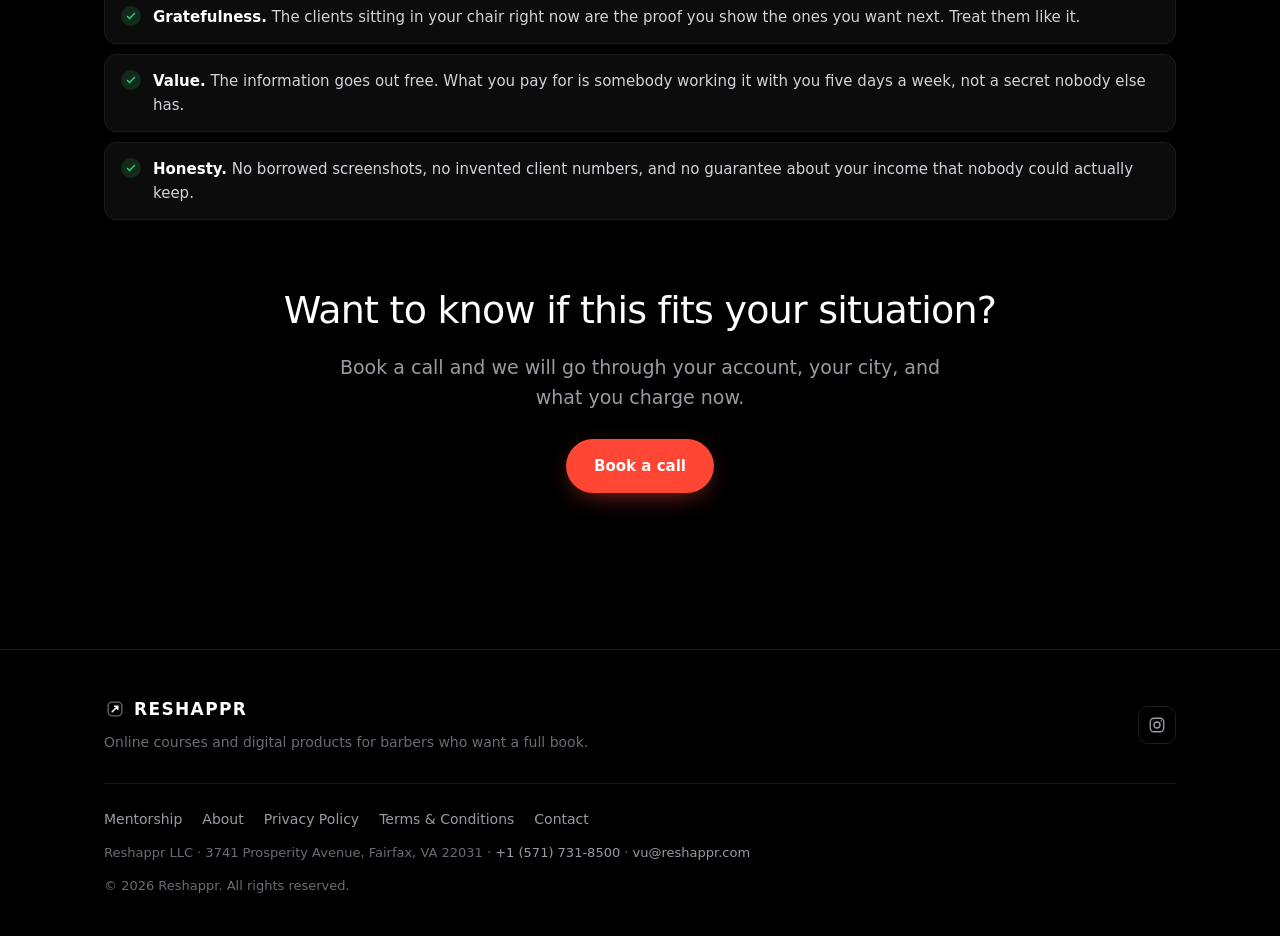
<file: about.html>
<!DOCTYPE html>
<html lang="en">
<head>
<meta charset="UTF-8" />
<meta name="viewport" content="width=device-width, initial-scale=1.0" />
<title>About | Reshappr</title>
<meta name="description" content="Reshappr is Vu Tran's barber education company: online courses, digital products, and a done-with-you mentorship for barbers building a full book off their own content." />
<link rel="icon" href="brand/favicon.svg" type="image/svg+xml" />
<link rel="preconnect" href="https://api.fontshare.com" crossorigin />
<link href="https://api.fontshare.com/v2/css?f[]=satoshi@400,500,700,900&display=swap" rel="stylesheet" />
<link href="https://fonts.googleapis.com/css2?family=Instrument+Serif:ital@0;1&display=swap" rel="stylesheet" />
<link rel="stylesheet" href="styles.css" />
</head>
<body>

<div class="nav"><nav class="nav-inner">
  <a href="index.html" class="brand"><svg class="brand-mark" viewBox="0 0 64 64" fill="none" aria-hidden="true"><rect x="12" y="12" width="40" height="40" rx="12" fill="none" stroke="currentColor" stroke-width="4" opacity="0.4"/><path d="M24 40 L40 24 M31 24 H40 V33" stroke="currentColor" stroke-width="4.5" fill="none" stroke-linecap="round" stroke-linejoin="round"/></svg>RESHAPPR</a>
  <div class="nav-links">
    <a href="services.html">Mentorship</a>
    <a href="about.html">About</a>
    <a href="contact.html">Contact</a>
    <a href="index.html#faq">FAQ</a>
  </div>
  <a href="contact.html" class="btn">Book a call</a>
  <button class="nav-toggle" aria-label="Menu" aria-expanded="false"><span></span><span></span><span></span></button>
</nav></div>

<main>
  <div class="nav-spacer"></div>
  <div class="wrap">
    <div class="page-head">
      <span class="badge"><span class="dot"></span>About</span>
      <h1>Built by a barber who did it from a <span class="em">house</span>.</h1>
      <p class="lead">Reshappr makes online courses and digital products for barbers, and runs a done-with-you mentorship for the ones who want somebody working the system with them.</p>
    </div>

    <div class="grid-2 section">
      <div class="prose">
        <h2 style="margin-bottom:18px">Why this exists</h2>
        <p>Barbers copy the video instead of the reason the video worked, and that is the entire gap.</p>
        <p>A reel does four million views and half the barbers in the country film the same transition that week. The transition was never the part doing the work. It was the message sitting underneath it, which is invisible from the outside, so the copy is dead before it gets posted. Nobody teaches that layer because most of the people selling barber courses cannot see it either.</p>
        <p>Vu Tran worked it out the slow way, cutting out of a house and taking his book from around a thousand a month to eighteen thousand over six months. At the peak that was about thirty-two cuts a week in thirty-five hours, none of it from a shop, a suite, or a dollar of ad spend.</p>
        <p>He stopped taking clients in October 2025 to teach it full time. Reshappr came out of that: the courses, the digital products, and a mentorship where someone works the system with you instead of selling you a login and going quiet.</p>
      </div>
      <div>
        <img class="owner-photo" src="brand/owner.jpg" alt="Vu Tran, founder of Reshappr" />
        <div class="owner-caption">
          <span class="owner-name">Vu Tran</span>
          <span class="owner-role">Founder, Reshappr</span>
        </div>
      </div>
    </div>

    <div class="section">
      <h2 style="text-align:center; margin-bottom:14px">What the work runs on</h2>
      <p class="lead" style="text-align:center; margin-bottom:36px">Five things the coaching keeps coming back to, on the calls and in the content.</p>
      <div class="list-plain">
        <div class="row"><span class="tick"><svg viewBox="0 0 24 24" fill="none" stroke="currentColor" stroke-width="3.2"><path d="M20 6 9 17l-5-5"/></svg></span><span><strong>Excellence.</strong> The standard is work you would put your name on with nobody watching. That covers the haircut and the video you post about it.</span></div>
        <div class="row"><span class="tick"><svg viewBox="0 0 24 24" fill="none" stroke="currentColor" stroke-width="3.2"><path d="M20 6 9 17l-5-5"/></svg></span><span><strong>Perseverance.</strong> Most barbers stop posting around week three, which is usually right before it starts moving. The daily calls exist because that is where people fall off.</span></div>
        <div class="row"><span class="tick"><svg viewBox="0 0 24 24" fill="none" stroke="currentColor" stroke-width="3.2"><path d="M20 6 9 17l-5-5"/></svg></span><span><strong>Gratefulness.</strong> The clients sitting in your chair right now are the proof you show the ones you want next. Treat them like it.</span></div>
        <div class="row"><span class="tick"><svg viewBox="0 0 24 24" fill="none" stroke="currentColor" stroke-width="3.2"><path d="M20 6 9 17l-5-5"/></svg></span><span><strong>Value.</strong> The information goes out free. What you pay for is somebody working it with you five days a week, not a secret nobody else has.</span></div>
        <div class="row"><span class="tick"><svg viewBox="0 0 24 24" fill="none" stroke="currentColor" stroke-width="3.2"><path d="M20 6 9 17l-5-5"/></svg></span><span><strong>Honesty.</strong> No borrowed screenshots, no invented client numbers, and no guarantee about your income that nobody could actually keep.</span></div>
      </div>
    </div>

    <div class="page-head" style="margin-top:20px">
      <h2>Want to know if this fits your situation?</h2>
      <p class="lead">Book a call and we will go through your account, your city, and what you charge now.</p>
      <p style="margin-top:26px"><a href="contact.html" class="btn btn-lg">Book a call</a></p>
    </div>
  </div>
</main>

<footer><div class="wrap">
  <div class="foot">
    <div>
      <div class="brand"><svg class="brand-mark" viewBox="0 0 64 64" fill="none" aria-hidden="true"><rect x="12" y="12" width="40" height="40" rx="12" fill="none" stroke="currentColor" stroke-width="4" opacity="0.4"/><path d="M24 40 L40 24 M31 24 H40 V33" stroke="currentColor" stroke-width="4.5" fill="none" stroke-linecap="round" stroke-linejoin="round"/></svg>RESHAPPR</div>
      <div class="tag">Online courses and digital products for barbers who want a full book.</div>
    </div>
    <div class="soc">
      <a href="https://www.instagram.com/_vuper/" target="_blank" rel="noopener" aria-label="Instagram"><svg width="18" height="18" viewBox="0 0 24 24" fill="none" stroke="currentColor" stroke-width="1.8"><rect x="3" y="3" width="18" height="18" rx="5"/><circle cx="12" cy="12" r="4"/><circle cx="17.5" cy="6.5" r="1" fill="currentColor" stroke="none"/></svg></a>
    </div>
  </div>
  <div class="foot-links">
    <a href="services.html">Mentorship</a>
    <a href="about.html">About</a>
    <a href="privacy-policy.html">Privacy Policy</a>
    <a href="terms-and-conditions.html">Terms &amp; Conditions</a>
    <a href="contact.html">Contact</a>
  </div>
  <div class="copy">Reshappr LLC &middot; 3741 Prosperity Avenue, Fairfax, VA 22031 &middot; <a href="tel:+15717318500">+1 (571) 731-8500</a> &middot; <a href="mailto:vu@reshappr.com">vu@reshappr.com</a></div>
  <div class="copy">&copy; 2026 Reshappr. All rights reserved.</div>
</div></footer>

<script>
  (function(){
    var t=document.querySelector('.nav-toggle'), n=document.querySelector('.nav-inner');
    if(t&&n){
      t.addEventListener('click',function(){ var o=n.classList.toggle('open'); t.setAttribute('aria-expanded',o); });
      n.querySelectorAll('.nav-links a').forEach(function(a){ a.addEventListener('click',function(){ n.classList.remove('open'); }); });
    }
  })();
</script>
</body>
</html>
</file>
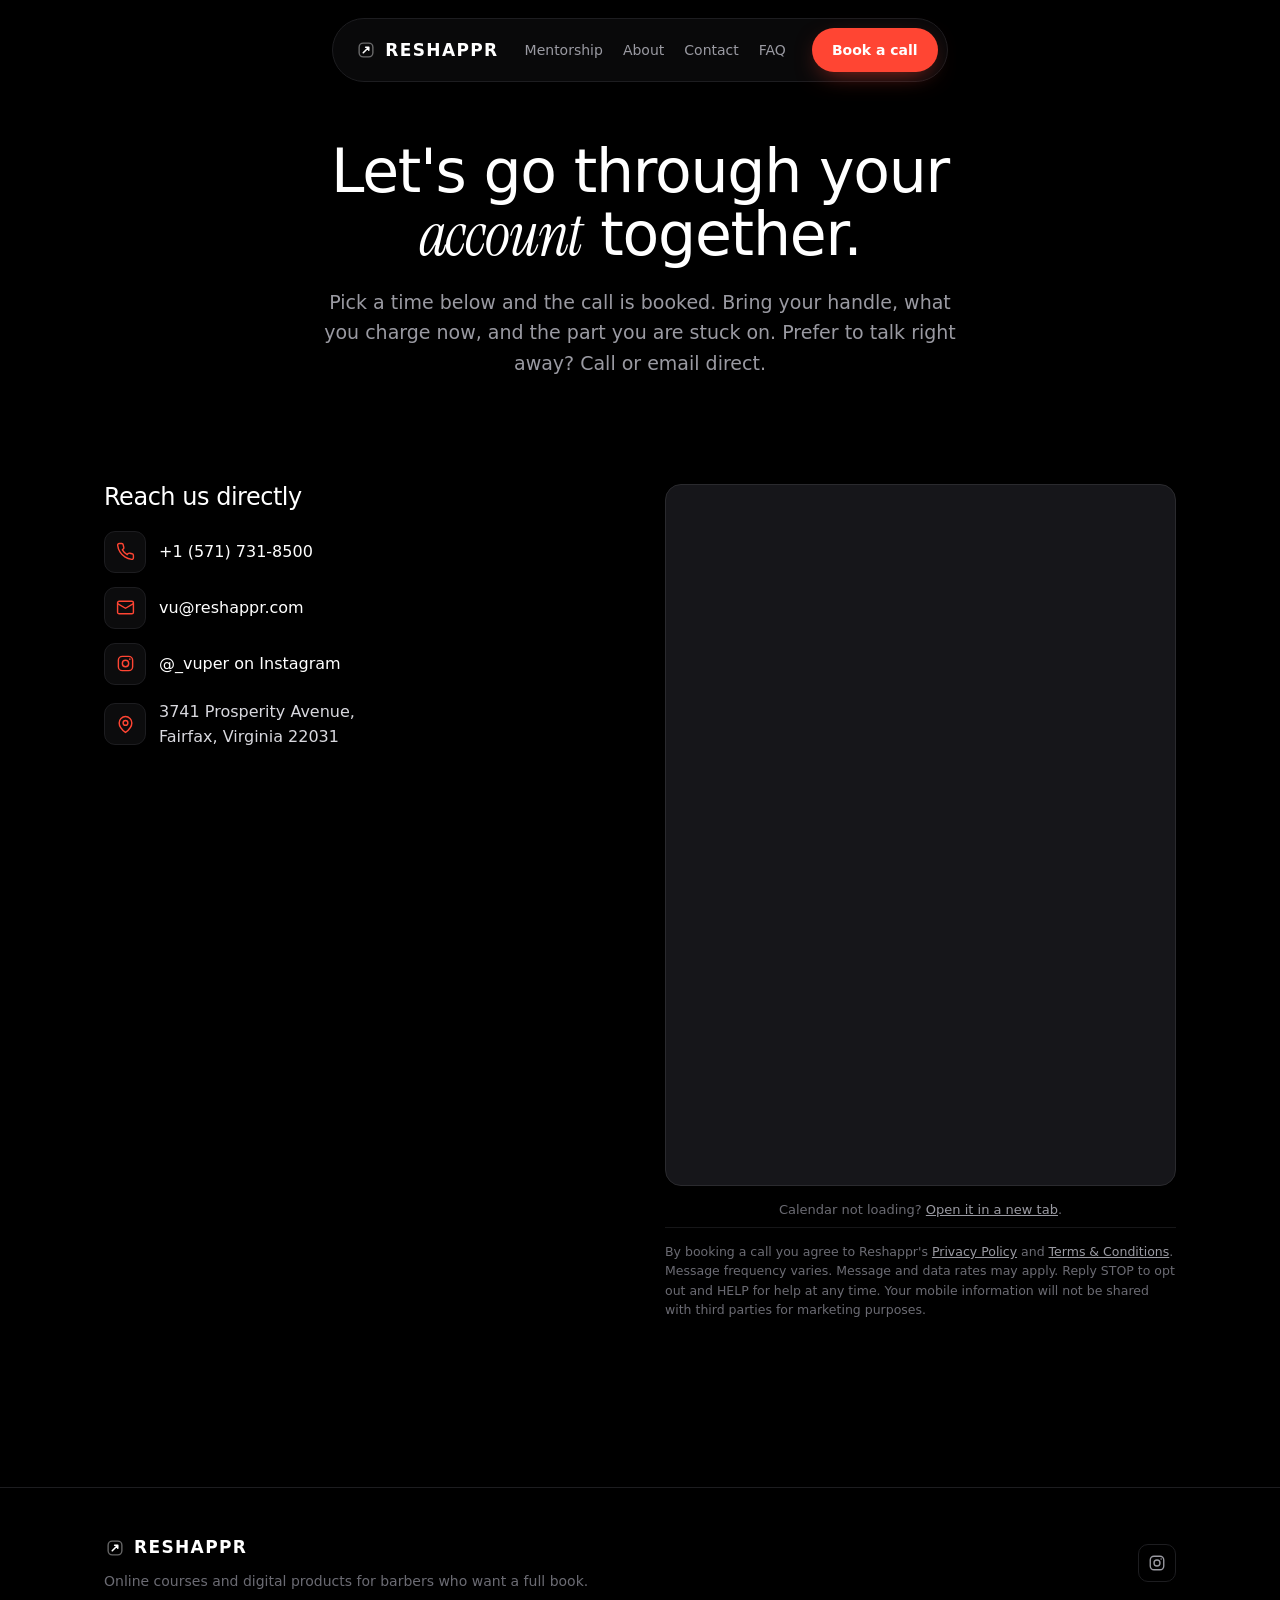
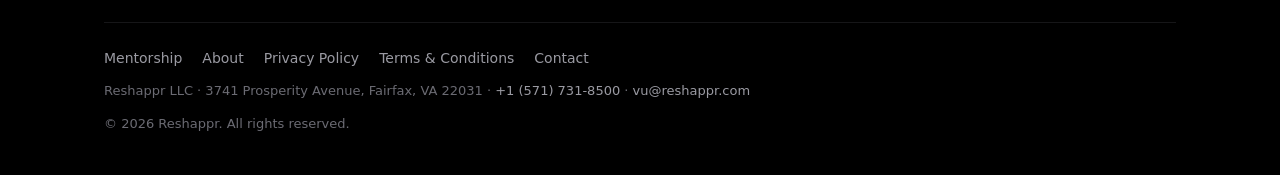
<file: contact.html>
<!DOCTYPE html>
<html lang="en">
<head>
<meta charset="UTF-8" />
<meta name="viewport" content="width=device-width, initial-scale=1.0" />
<title>Book a Call | Reshappr</title>
<meta name="description" content="Book a call with Reshappr. Barber coaching, online courses, and digital products for barbers building a full book off their own content." />
<link rel="icon" href="brand/favicon.svg" type="image/svg+xml" />
<link rel="preconnect" href="https://api.fontshare.com" crossorigin />
<link href="https://api.fontshare.com/v2/css?f[]=satoshi@400,500,700,900&display=swap" rel="stylesheet" />
<link href="https://fonts.googleapis.com/css2?family=Instrument+Serif:ital@0;1&display=swap" rel="stylesheet" />
<link rel="stylesheet" href="styles.css" />
</head>
<body>

<div class="nav"><nav class="nav-inner">
  <a href="index.html" class="brand"><svg class="brand-mark" viewBox="0 0 64 64" fill="none" aria-hidden="true"><rect x="12" y="12" width="40" height="40" rx="12" fill="none" stroke="currentColor" stroke-width="4" opacity="0.4"/><path d="M24 40 L40 24 M31 24 H40 V33" stroke="currentColor" stroke-width="4.5" fill="none" stroke-linecap="round" stroke-linejoin="round"/></svg>RESHAPPR</a>
  <div class="nav-links">
    <a href="services.html">Mentorship</a>
    <a href="about.html">About</a>
    <a href="contact.html">Contact</a>
    <a href="index.html#faq">FAQ</a>
  </div>
  <a href="#book" class="btn">Book a call</a>
  <button class="nav-toggle" aria-label="Menu" aria-expanded="false"><span></span><span></span><span></span></button>
</nav></div>

<main>
  <div class="nav-spacer"></div>
  <div class="wrap">
    <div class="page-head">
      <h1>Let's go through your <span class="em">account</span> together.</h1>
      <p class="lead">Pick a time below and the call is booked. Bring your handle, what you charge now, and the part you are stuck on. Prefer to talk right away? Call or email direct.</p>
    </div>

    <div class="grid-2 section" id="book" style="align-items:start">
      <!-- left: direct contact -->
      <div class="info-col">
        <h2 style="font-size:24px; margin-bottom:20px">Reach us directly</h2>
        <div class="info-list">
          <div class="info-row">
            <span class="ic"><svg viewBox="0 0 24 24" fill="none" stroke="currentColor" stroke-width="1.8"><path d="M22 16.92v3a2 2 0 0 1-2.18 2 19.8 19.8 0 0 1-8.63-3.07 19.5 19.5 0 0 1-6-6 19.8 19.8 0 0 1-3.07-8.67A2 2 0 0 1 4.11 2h3a2 2 0 0 1 2 1.72c.13.96.36 1.9.7 2.81a2 2 0 0 1-.45 2.11L8.09 9.91a16 16 0 0 0 6 6l1.27-1.27a2 2 0 0 1 2.11-.45c.91.34 1.85.57 2.81.7A2 2 0 0 1 22 16.92z"/></svg></span>
            <div><a href="tel:+15717318500">+1 (571) 731-8500</a></div>
          </div>
          <div class="info-row">
            <span class="ic"><svg viewBox="0 0 24 24" fill="none" stroke="currentColor" stroke-width="1.8"><rect x="2" y="4" width="20" height="16" rx="2"/><path d="m22 7-10 6L2 7"/></svg></span>
            <div><a href="mailto:vu@reshappr.com">vu@reshappr.com</a></div>
          </div>
          <div class="info-row">
            <span class="ic"><svg viewBox="0 0 24 24" fill="none" stroke="currentColor" stroke-width="1.8"><rect x="3" y="3" width="18" height="18" rx="5"/><circle cx="12" cy="12" r="4"/><circle cx="17.5" cy="6.5" r="1" fill="currentColor" stroke="none"/></svg></span>
            <div><a href="https://www.instagram.com/_vuper/" target="_blank" rel="noopener">@_vuper on Instagram</a></div>
          </div>
          <div class="info-row">
            <span class="ic"><svg viewBox="0 0 24 24" fill="none" stroke="currentColor" stroke-width="1.8"><path d="M20 10c0 6-8 12-8 12s-8-6-8-12a8 8 0 0 1 16 0z"/><circle cx="12" cy="10" r="3"/></svg></span>
            <div>3741 Prosperity Avenue,<br>Fairfax, Virginia 22031</div>
          </div>
        </div>
      </div>

      <!-- right: opt-in form -->
      <div class="form-col">
        <div class="cal-embed">
          <iframe
            src="https://api.leadconnectorhq.com/widget/booking/ROwZ83zwElrPF6eSjxpp"
            allow="payment"
            scrolling="no"
            id="ROwZ83zwElrPF6eSjxpp_1786212951584"
            title="Book a call with Reshappr">
          </iframe>
        </div>
        <p class="form-foot">Calendar not loading? <a href="https://api.leadconnectorhq.com/widget/booking/ROwZ83zwElrPF6eSjxpp" target="_blank" rel="noopener">Open it in a new tab</a>.</p>
        <p class="disclosure" style="text-align:left">
          By booking a call you agree to Reshappr's <a href="privacy-policy.html">Privacy Policy</a> and <a href="terms-and-conditions.html">Terms &amp; Conditions</a>. Message frequency varies. Message and data rates may apply. Reply STOP to opt out and HELP for help at any time. Your mobile information will not be shared with third parties for marketing purposes.
        </p>
      </div>
    </div>
  </div>
</main>

<footer><div class="wrap">
  <div class="foot">
    <div>
      <div class="brand"><svg class="brand-mark" viewBox="0 0 64 64" fill="none" aria-hidden="true"><rect x="12" y="12" width="40" height="40" rx="12" fill="none" stroke="currentColor" stroke-width="4" opacity="0.4"/><path d="M24 40 L40 24 M31 24 H40 V33" stroke="currentColor" stroke-width="4.5" fill="none" stroke-linecap="round" stroke-linejoin="round"/></svg>RESHAPPR</div>
      <div class="tag">Online courses and digital products for barbers who want a full book.</div>
    </div>
    <div class="soc">
      <a href="https://www.instagram.com/_vuper/" target="_blank" rel="noopener" aria-label="Instagram"><svg width="18" height="18" viewBox="0 0 24 24" fill="none" stroke="currentColor" stroke-width="1.8"><rect x="3" y="3" width="18" height="18" rx="5"/><circle cx="12" cy="12" r="4"/><circle cx="17.5" cy="6.5" r="1" fill="currentColor" stroke="none"/></svg></a>
    </div>
  </div>
  <div class="foot-links">
    <a href="services.html">Mentorship</a>
    <a href="about.html">About</a>
    <a href="privacy-policy.html">Privacy Policy</a>
    <a href="terms-and-conditions.html">Terms &amp; Conditions</a>
    <a href="contact.html">Contact</a>
  </div>
  <div class="copy">Reshappr LLC &middot; 3741 Prosperity Avenue, Fairfax, VA 22031 &middot; <a href="tel:+15717318500">+1 (571) 731-8500</a> &middot; <a href="mailto:vu@reshappr.com">vu@reshappr.com</a></div>
  <div class="copy">&copy; 2026 Reshappr. All rights reserved.</div>
</div></footer>

<script>
  (function(){
    var t=document.querySelector('.nav-toggle'), n=document.querySelector('.nav-inner');
    if(t&&n){
      t.addEventListener('click',function(){ var o=n.classList.toggle('open'); t.setAttribute('aria-expanded',o); });
      n.querySelectorAll('.nav-links a').forEach(function(a){ a.addEventListener('click',function(){ n.classList.remove('open'); }); });
    }
  })();
</script>
<script src="https://link.msgsndr.com/js/form_embed.js"></script>
</body>
</html>
</file>
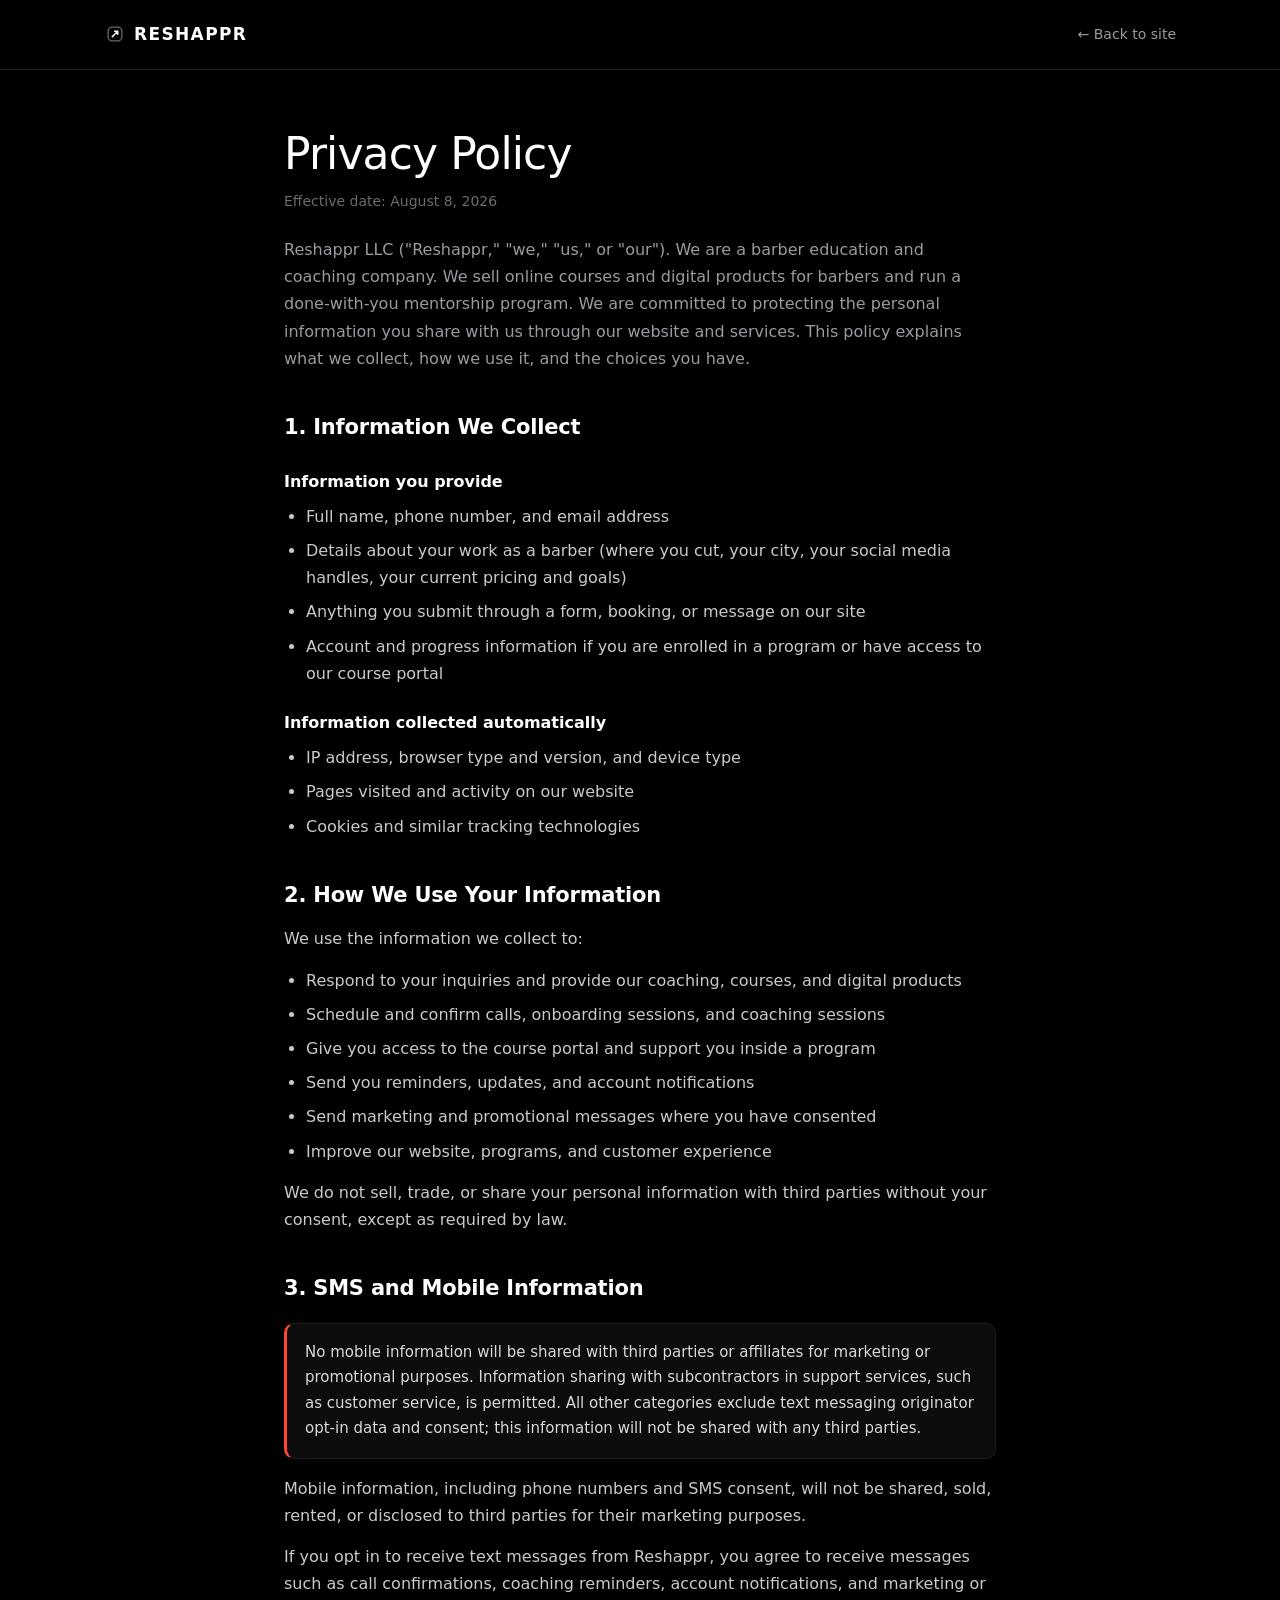
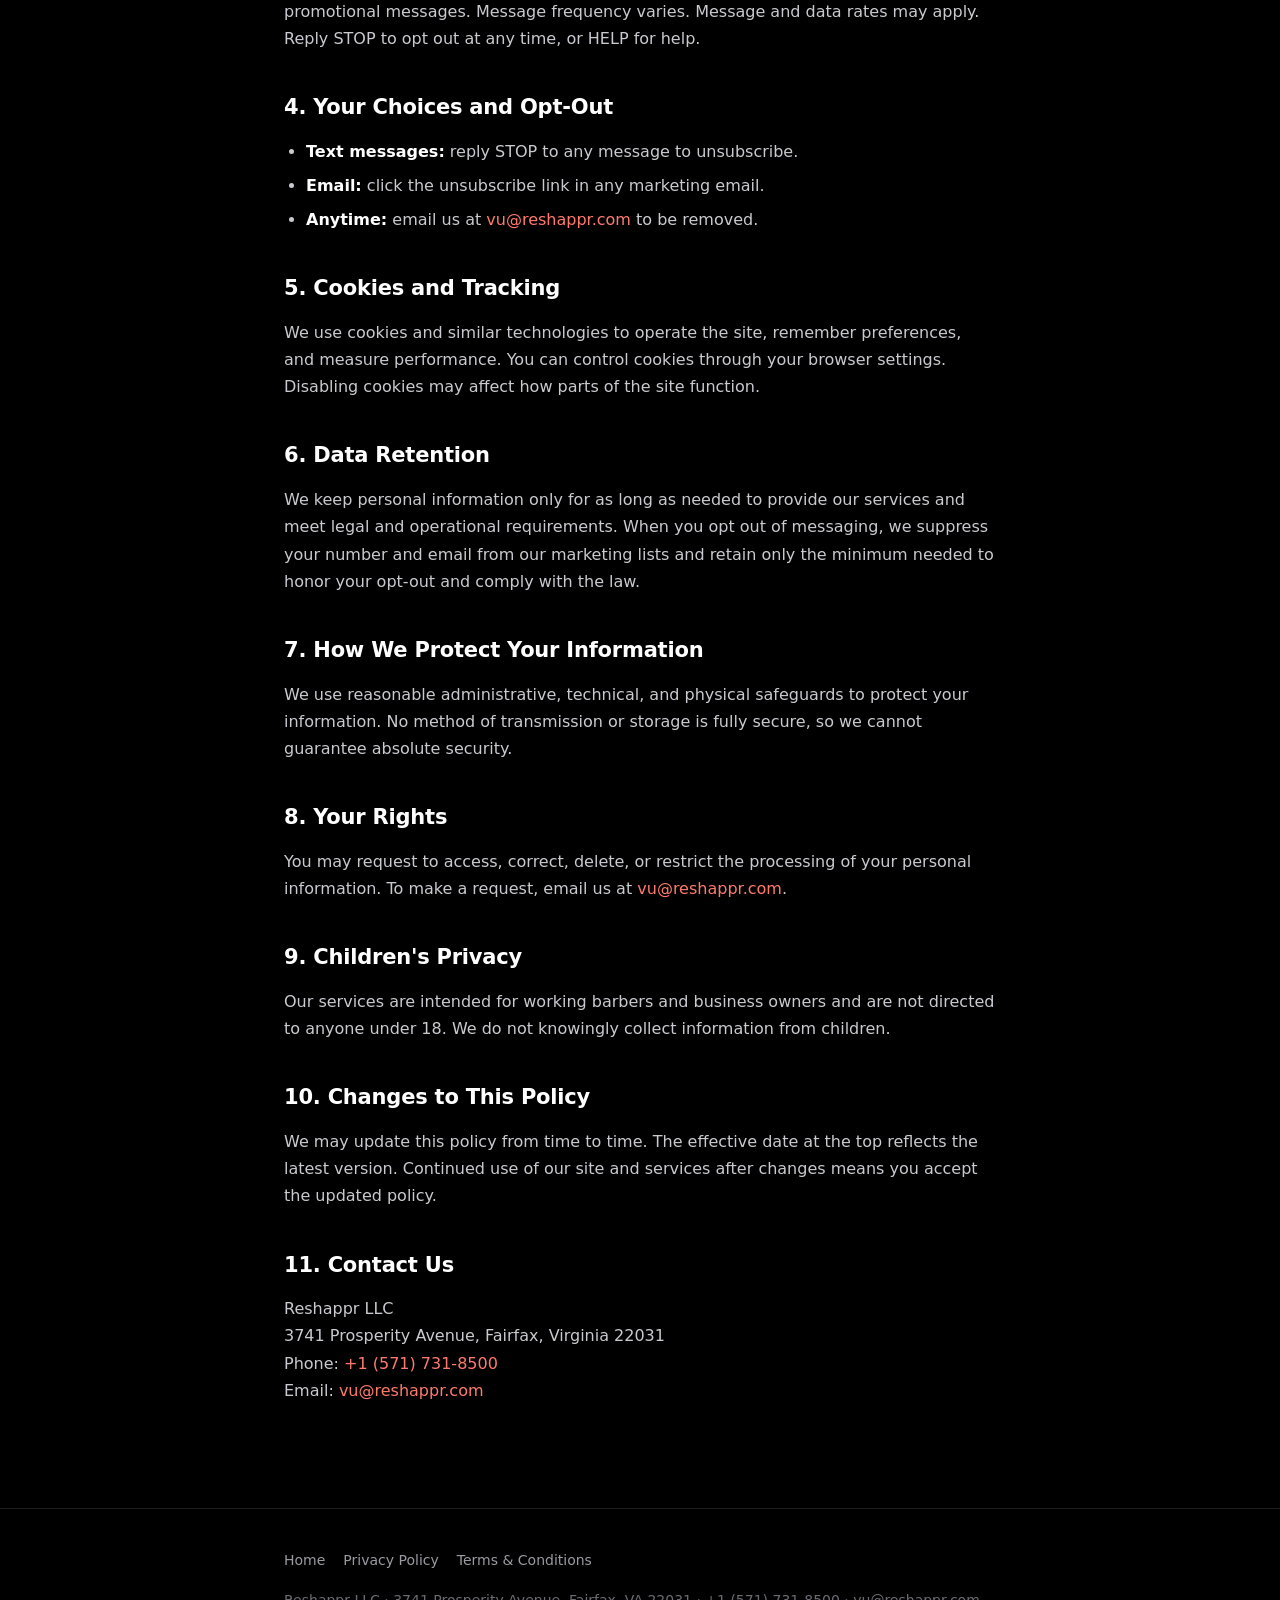
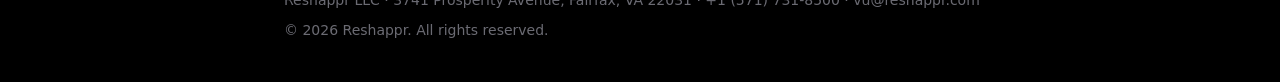
<file: privacy-policy.html>
<!DOCTYPE html>
<html lang="en">
<head>
<meta charset="UTF-8" />
<meta name="viewport" content="width=device-width, initial-scale=1.0" />
<title>Privacy Policy | Reshappr</title>
<meta name="description" content="Reshappr privacy policy. How we collect, use, and protect your information, including SMS and mobile data." />
<link rel="icon" href="brand/favicon.svg" type="image/svg+xml" />
<link rel="preconnect" href="https://api.fontshare.com" crossorigin />
<link href="https://api.fontshare.com/v2/css?f[]=satoshi@400,500,700,900&display=swap" rel="stylesheet" />
<style>
  :root { --bg:#000; --card:#0c0c0d; --line:#1d1d20; --text:#fff; --muted:#9a9aa2; --muted-2:#6b6b73; --accent:#ff4533; --sans:"Satoshi",system-ui,-apple-system,sans-serif; }
  * { box-sizing:border-box; margin:0; padding:0; }
  html { scroll-behavior:smooth; }
  body { font-family:var(--sans); background:var(--bg); color:var(--text); line-height:1.7; -webkit-font-smoothing:antialiased; }
  a { color:#ff7a6d; text-decoration:none; } a:hover { text-decoration:underline; }
  .wrap { max-width:760px; margin:0 auto; padding:0 24px; }
  /* header */
  header.bar { border-bottom:1px solid var(--line); padding:20px 0; position:sticky; top:0; background:rgba(0,0,0,.82); backdrop-filter:blur(12px); z-index:10; }
  .bar .wrap { display:flex; align-items:center; justify-content:space-between; max-width:1120px; }
  .brand { display:flex; align-items:center; gap:8px; font-weight:900; letter-spacing:.08em; font-size:17px; color:#fff; }
  .brand-mark { width:22px; height:22px; color:#fff; flex:none; }
  .back { font-size:14px; color:var(--muted); }
  .back:hover { color:#fff; text-decoration:none; }
  /* doc */
  main { padding:60px 0 40px; }
  h1 { font-size:clamp(30px,5vw,44px); font-weight:500; letter-spacing:-.02em; line-height:1.1; }
  .eff { color:var(--muted-2); font-size:14px; margin-top:12px; }
  .intro { color:var(--muted); margin-top:22px; font-size:16px; }
  h2 { font-size:21px; font-weight:700; margin:38px 0 12px; letter-spacing:-.01em; }
  h3 { font-size:16px; font-weight:700; margin:22px 0 8px; }
  p { color:#c9c9cf; margin:0 0 14px; }
  ul { color:#c9c9cf; margin:0 0 14px; padding-left:22px; }
  li { margin-bottom:7px; }
  .callout { background:var(--card); border:1px solid var(--line); border-left:3px solid var(--accent); border-radius:10px; padding:16px 18px; margin:16px 0; color:#d8d8de; font-size:15px; }
  strong { color:#fff; }
  /* footer */
  footer { border-top:1px solid var(--line); padding:40px 0; margin-top:50px; color:var(--muted-2); font-size:14px; }
  footer .wrap { display:flex; flex-direction:column; gap:6px; }
  footer .links { display:flex; gap:18px; margin-bottom:10px; }
  footer .links a { color:var(--muted); }
  footer .legal { color:var(--muted-2); }
</style>
</head>
<body>
<header class="bar">
  <div class="wrap">
    <a href="index.html" class="brand"><svg class="brand-mark" viewBox="0 0 64 64" fill="none" aria-hidden="true"><rect x="12" y="12" width="40" height="40" rx="12" fill="none" stroke="currentColor" stroke-width="4" opacity="0.4"/><path d="M24 40 L40 24 M31 24 H40 V33" stroke="currentColor" stroke-width="4.5" fill="none" stroke-linecap="round" stroke-linejoin="round"/></svg>RESHAPPR</a>
    <a href="index.html" class="back">&larr; Back to site</a>
  </div>
</header>

<main>
  <div class="wrap">
    <h1>Privacy Policy</h1>
    <p class="eff">Effective date: August 8, 2026</p>
    <p class="intro">Reshappr LLC ("Reshappr," "we," "us," or "our"). We are a barber education and coaching company. We sell online courses and digital products for barbers and run a done-with-you mentorship program. We are committed to protecting the personal information you share with us through our website and services. This policy explains what we collect, how we use it, and the choices you have.</p>

    <h2>1. Information We Collect</h2>
    <h3>Information you provide</h3>
    <ul>
      <li>Full name, phone number, and email address</li>
      <li>Details about your work as a barber (where you cut, your city, your social media handles, your current pricing and goals)</li>
      <li>Anything you submit through a form, booking, or message on our site</li>
      <li>Account and progress information if you are enrolled in a program or have access to our course portal</li>
    </ul>
    <h3>Information collected automatically</h3>
    <ul>
      <li>IP address, browser type and version, and device type</li>
      <li>Pages visited and activity on our website</li>
      <li>Cookies and similar tracking technologies</li>
    </ul>

    <h2>2. How We Use Your Information</h2>
    <p>We use the information we collect to:</p>
    <ul>
      <li>Respond to your inquiries and provide our coaching, courses, and digital products</li>
      <li>Schedule and confirm calls, onboarding sessions, and coaching sessions</li>
      <li>Give you access to the course portal and support you inside a program</li>
      <li>Send you reminders, updates, and account notifications</li>
      <li>Send marketing and promotional messages where you have consented</li>
      <li>Improve our website, programs, and customer experience</li>
    </ul>
    <p>We do not sell, trade, or share your personal information with third parties without your consent, except as required by law.</p>

    <h2>3. SMS and Mobile Information</h2>
    <div class="callout">
      No mobile information will be shared with third parties or affiliates for marketing or promotional purposes. Information sharing with subcontractors in support services, such as customer service, is permitted. All other categories exclude text messaging originator opt-in data and consent; this information will not be shared with any third parties.
    </div>
    <p>Mobile information, including phone numbers and SMS consent, will not be shared, sold, rented, or disclosed to third parties for their marketing purposes.</p>
    <p>If you opt in to receive text messages from Reshappr, you agree to receive messages such as call confirmations, coaching reminders, account notifications, and marketing or promotional messages. Message frequency varies. Message and data rates may apply. Reply STOP to opt out at any time, or HELP for help.</p>

    <h2>4. Your Choices and Opt-Out</h2>
    <ul>
      <li><strong>Text messages:</strong> reply STOP to any message to unsubscribe.</li>
      <li><strong>Email:</strong> click the unsubscribe link in any marketing email.</li>
      <li><strong>Anytime:</strong> email us at <a href="mailto:vu@reshappr.com">vu@reshappr.com</a> to be removed.</li>
    </ul>

    <h2>5. Cookies and Tracking</h2>
    <p>We use cookies and similar technologies to operate the site, remember preferences, and measure performance. You can control cookies through your browser settings. Disabling cookies may affect how parts of the site function.</p>

    <h2>6. Data Retention</h2>
    <p>We keep personal information only for as long as needed to provide our services and meet legal and operational requirements. When you opt out of messaging, we suppress your number and email from our marketing lists and retain only the minimum needed to honor your opt-out and comply with the law.</p>

    <h2>7. How We Protect Your Information</h2>
    <p>We use reasonable administrative, technical, and physical safeguards to protect your information. No method of transmission or storage is fully secure, so we cannot guarantee absolute security.</p>

    <h2>8. Your Rights</h2>
    <p>You may request to access, correct, delete, or restrict the processing of your personal information. To make a request, email us at <a href="mailto:vu@reshappr.com">vu@reshappr.com</a>.</p>

    <h2>9. Children's Privacy</h2>
    <p>Our services are intended for working barbers and business owners and are not directed to anyone under 18. We do not knowingly collect information from children.</p>

    <h2>10. Changes to This Policy</h2>
    <p>We may update this policy from time to time. The effective date at the top reflects the latest version. Continued use of our site and services after changes means you accept the updated policy.</p>

    <h2>11. Contact Us</h2>
    <p>
      Reshappr LLC<br>
      3741 Prosperity Avenue, Fairfax, Virginia 22031<br>
      Phone: <a href="tel:+15717318500">+1 (571) 731-8500</a><br>
      Email: <a href="mailto:vu@reshappr.com">vu@reshappr.com</a>
    </p>
  </div>
</main>

<footer>
  <div class="wrap">
    <div class="links">
      <a href="index.html">Home</a>
      <a href="privacy-policy.html">Privacy Policy</a>
      <a href="terms-and-conditions.html">Terms &amp; Conditions</a>
    </div>
    <div class="legal">Reshappr LLC &middot; 3741 Prosperity Avenue, Fairfax, VA 22031 &middot; +1 (571) 731-8500 &middot; vu@reshappr.com</div>
    <div class="legal">&copy; 2026 Reshappr. All rights reserved.</div>
  </div>
</footer>
</body>
</html>
</file>
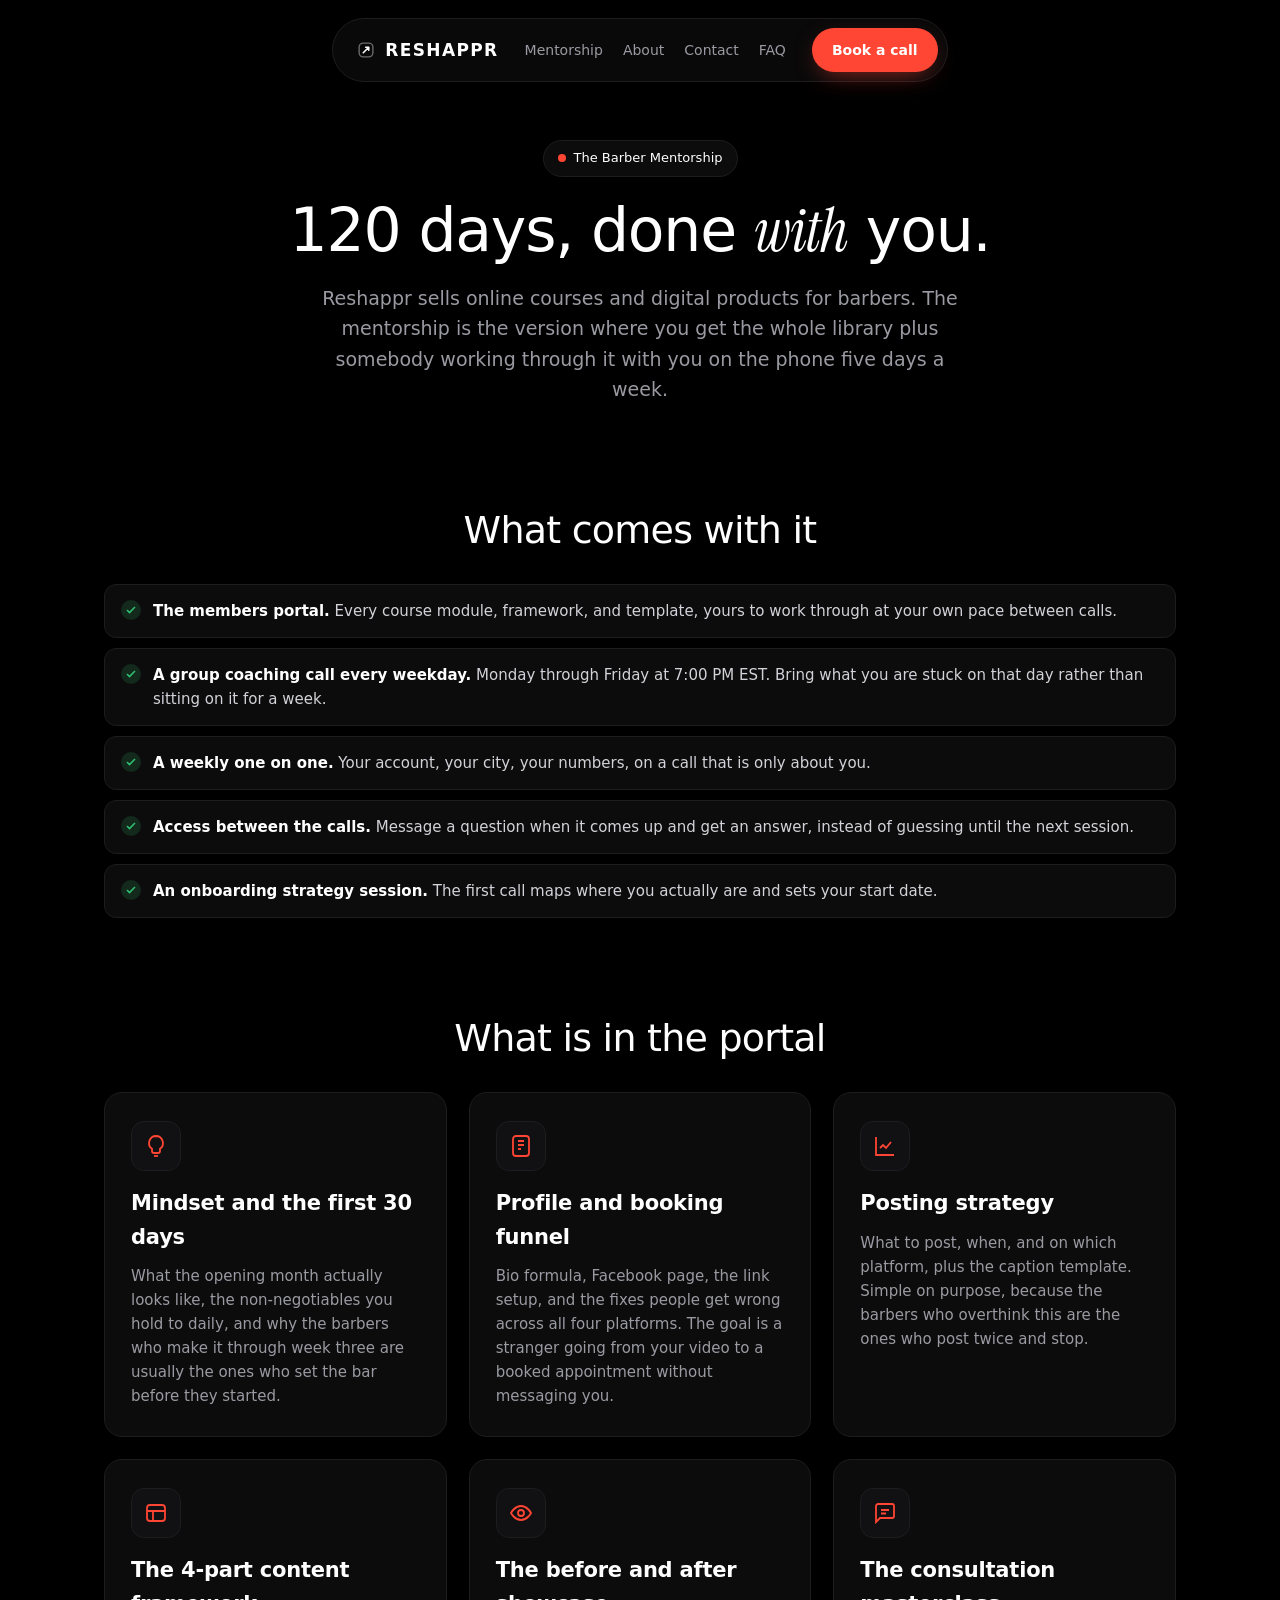
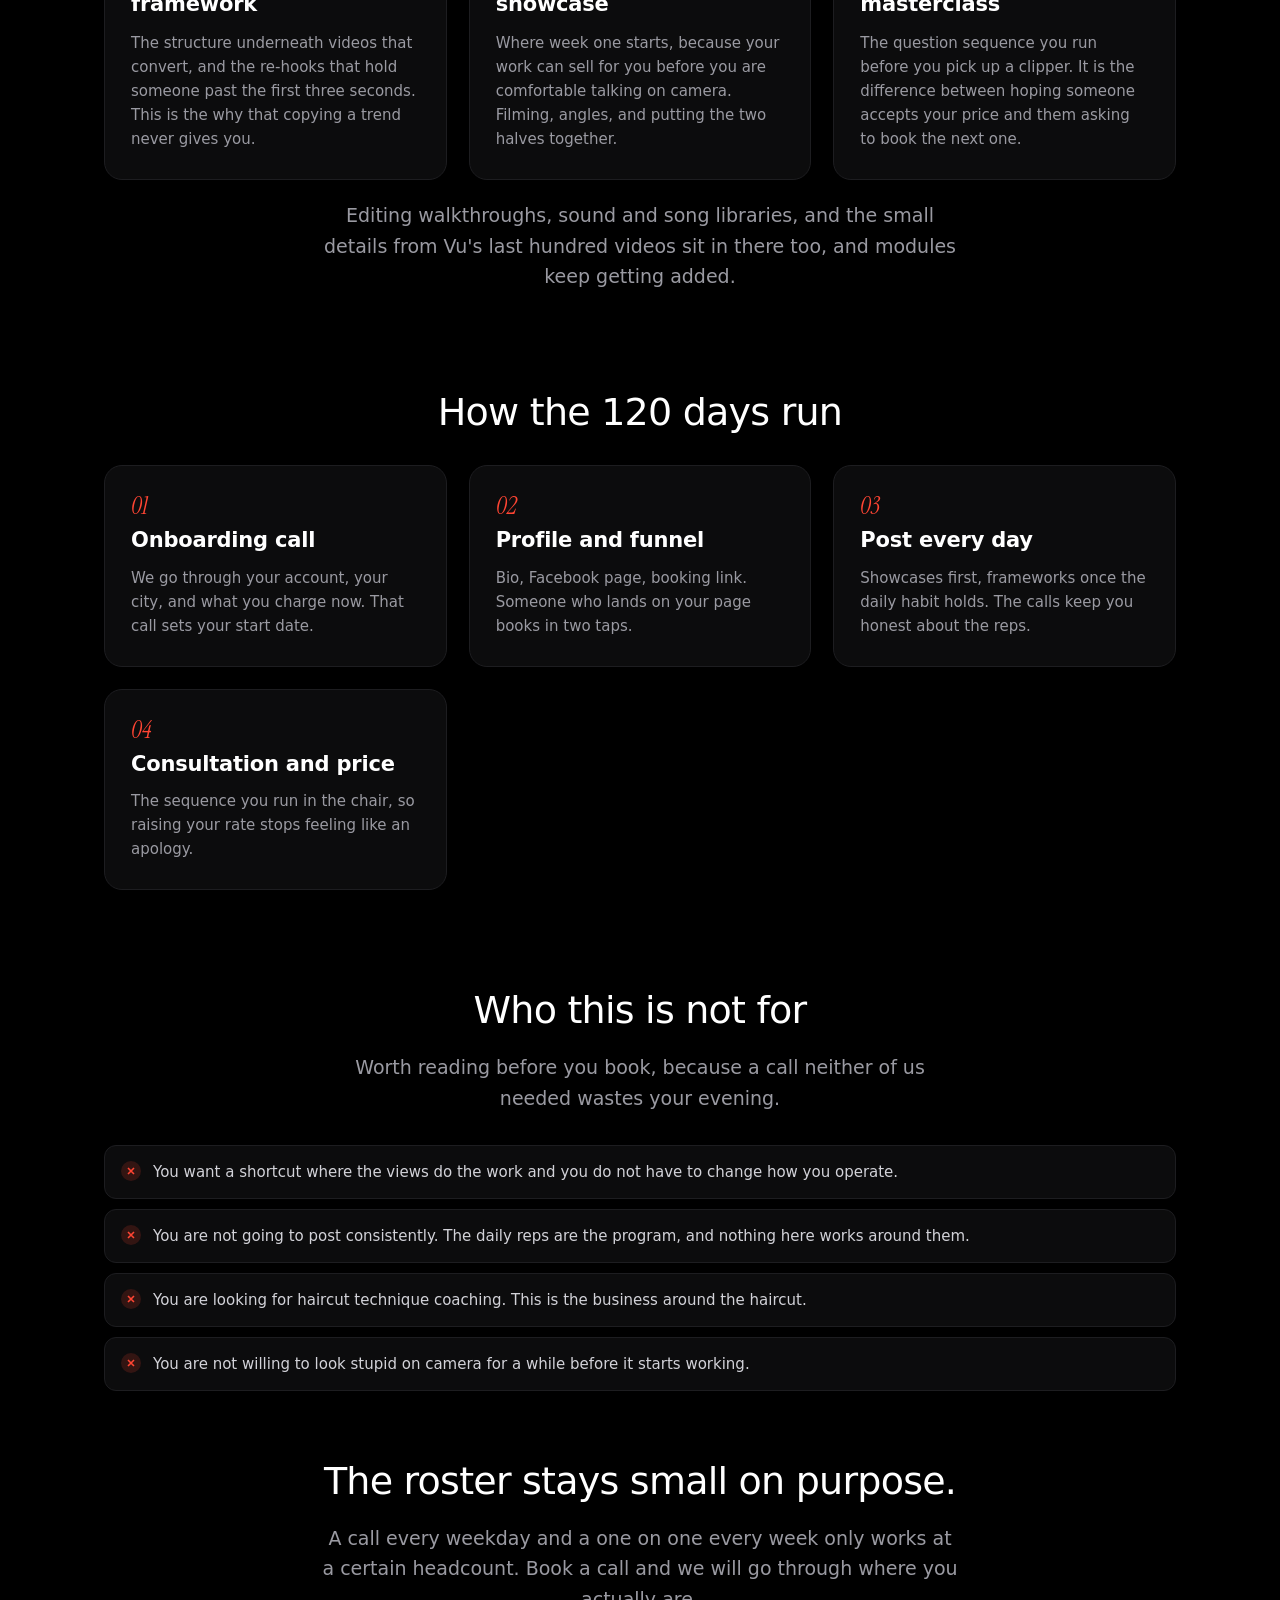
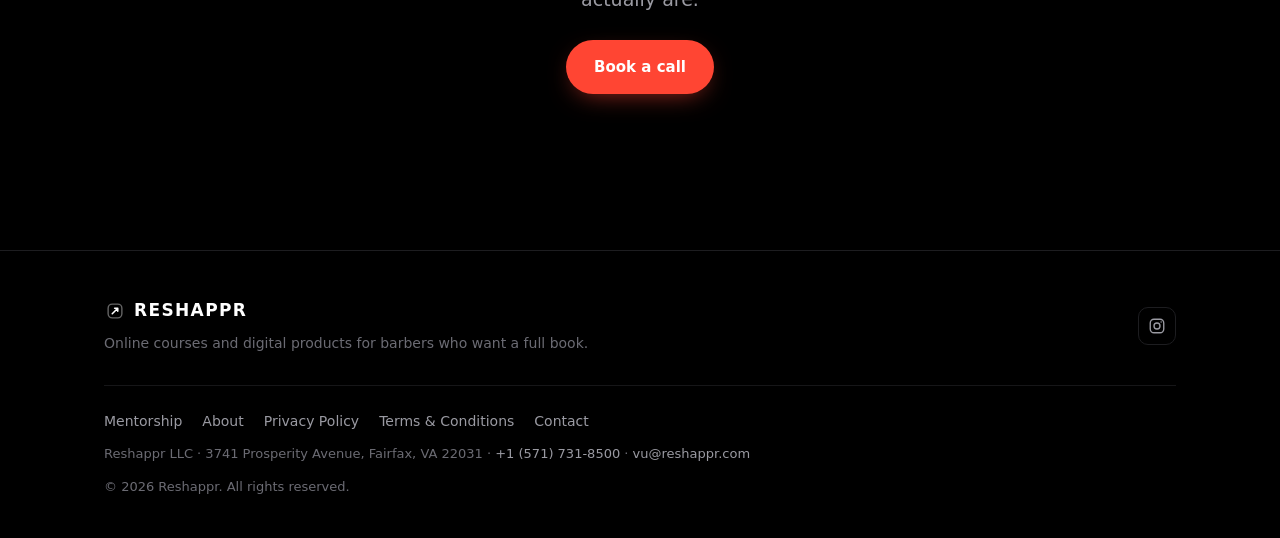
<file: services.html>
<!DOCTYPE html>
<html lang="en">
<head>
<meta charset="UTF-8" />
<meta name="viewport" content="width=device-width, initial-scale=1.0" />
<title>Mentorship | Reshappr</title>
<meta name="description" content="The Reshappr Barber Mentorship: online course portal, a group coaching call every weekday, a weekly one on one, and access between sessions. 120 days, done with you." />
<link rel="icon" href="brand/favicon.svg" type="image/svg+xml" />
<link rel="preconnect" href="https://api.fontshare.com" crossorigin />
<link href="https://api.fontshare.com/v2/css?f[]=satoshi@400,500,700,900&display=swap" rel="stylesheet" />
<link href="https://fonts.googleapis.com/css2?family=Instrument+Serif:ital@0;1&display=swap" rel="stylesheet" />
<link rel="stylesheet" href="styles.css" />
</head>
<body>

<div class="nav"><nav class="nav-inner">
  <a href="index.html" class="brand"><svg class="brand-mark" viewBox="0 0 64 64" fill="none" aria-hidden="true"><rect x="12" y="12" width="40" height="40" rx="12" fill="none" stroke="currentColor" stroke-width="4" opacity="0.4"/><path d="M24 40 L40 24 M31 24 H40 V33" stroke="currentColor" stroke-width="4.5" fill="none" stroke-linecap="round" stroke-linejoin="round"/></svg>RESHAPPR</a>
  <div class="nav-links">
    <a href="services.html">Mentorship</a>
    <a href="about.html">About</a>
    <a href="contact.html">Contact</a>
    <a href="index.html#faq">FAQ</a>
  </div>
  <a href="contact.html" class="btn">Book a call</a>
  <button class="nav-toggle" aria-label="Menu" aria-expanded="false"><span></span><span></span><span></span></button>
</nav></div>

<main>
  <div class="nav-spacer"></div>
  <div class="wrap">
    <div class="page-head">
      <span class="badge"><span class="dot"></span>The Barber Mentorship</span>
      <h1>120 days, done <span class="em">with</span> you.</h1>
      <p class="lead">Reshappr sells online courses and digital products for barbers. The mentorship is the version where you get the whole library plus somebody working through it with you on the phone five days a week.</p>
    </div>

    <div class="section">
      <h2 style="text-align:center; margin-bottom:32px">What comes with it</h2>
      <div class="list-plain">
        <div class="row"><span class="tick"><svg viewBox="0 0 24 24" fill="none" stroke="currentColor" stroke-width="3.2"><path d="M20 6 9 17l-5-5"/></svg></span><span><strong>The members portal.</strong> Every course module, framework, and template, yours to work through at your own pace between calls.</span></div>
        <div class="row"><span class="tick"><svg viewBox="0 0 24 24" fill="none" stroke="currentColor" stroke-width="3.2"><path d="M20 6 9 17l-5-5"/></svg></span><span><strong>A group coaching call every weekday.</strong> Monday through Friday at 7:00 PM EST. Bring what you are stuck on that day rather than sitting on it for a week.</span></div>
        <div class="row"><span class="tick"><svg viewBox="0 0 24 24" fill="none" stroke="currentColor" stroke-width="3.2"><path d="M20 6 9 17l-5-5"/></svg></span><span><strong>A weekly one on one.</strong> Your account, your city, your numbers, on a call that is only about you.</span></div>
        <div class="row"><span class="tick"><svg viewBox="0 0 24 24" fill="none" stroke="currentColor" stroke-width="3.2"><path d="M20 6 9 17l-5-5"/></svg></span><span><strong>Access between the calls.</strong> Message a question when it comes up and get an answer, instead of guessing until the next session.</span></div>
        <div class="row"><span class="tick"><svg viewBox="0 0 24 24" fill="none" stroke="currentColor" stroke-width="3.2"><path d="M20 6 9 17l-5-5"/></svg></span><span><strong>An onboarding strategy session.</strong> The first call maps where you actually are and sets your start date.</span></div>
      </div>
    </div>

    <div class="section">
      <h2 style="text-align:center; margin-bottom:32px">What is in the portal</h2>
      <div class="grid-3">
        <div class="card">
          <div class="ic"><svg viewBox="0 0 24 24" fill="none" stroke="currentColor" stroke-width="1.8"><path d="M12 2a7 7 0 0 0-4 12.7V17a2 2 0 0 0 2 2h4a2 2 0 0 0 2-2v-2.3A7 7 0 0 0 12 2Z"/><path d="M10 22h4"/></svg></div>
          <h3>Mindset and the first 30 days</h3>
          <p>What the opening month actually looks like, the non-negotiables you hold to daily, and why the barbers who make it through week three are usually the ones who set the bar before they started.</p>
        </div>
        <div class="card">
          <div class="ic"><svg viewBox="0 0 24 24" fill="none" stroke="currentColor" stroke-width="1.8"><rect x="4" y="2" width="16" height="20" rx="3"/><path d="M9 7h6M9 11h6M9 15h3"/></svg></div>
          <h3>Profile and booking funnel</h3>
          <p>Bio formula, Facebook page, the link setup, and the fixes people get wrong across all four platforms. The goal is a stranger going from your video to a booked appointment without messaging you.</p>
        </div>
        <div class="card">
          <div class="ic"><svg viewBox="0 0 24 24" fill="none" stroke="currentColor" stroke-width="1.8"><path d="M3 3v18h18"/><path d="m7 14 3-3 3 3 5-6"/></svg></div>
          <h3>Posting strategy</h3>
          <p>What to post, when, and on which platform, plus the caption template. Simple on purpose, because the barbers who overthink this are the ones who post twice and stop.</p>
        </div>
        <div class="card">
          <div class="ic"><svg viewBox="0 0 24 24" fill="none" stroke="currentColor" stroke-width="1.8"><rect x="3" y="4" width="18" height="16" rx="3"/><path d="M3 10h18M9 20V10"/></svg></div>
          <h3>The 4-part content framework</h3>
          <p>The structure underneath videos that convert, and the re-hooks that hold someone past the first three seconds. This is the why that copying a trend never gives you.</p>
        </div>
        <div class="card">
          <div class="ic"><svg viewBox="0 0 24 24" fill="none" stroke="currentColor" stroke-width="1.8"><path d="M2 12s3.6-7 10-7 10 7 10 7-3.6 7-10 7-10-7-10-7Z"/><circle cx="12" cy="12" r="3"/></svg></div>
          <h3>The before and after showcase</h3>
          <p>Where week one starts, because your work can sell for you before you are comfortable talking on camera. Filming, angles, and putting the two halves together.</p>
        </div>
        <div class="card">
          <div class="ic"><svg viewBox="0 0 24 24" fill="none" stroke="currentColor" stroke-width="1.8"><path d="M21 15a2 2 0 0 1-2 2H7l-4 4V5a2 2 0 0 1 2-2h14a2 2 0 0 1 2 2z"/><path d="M8 9h8M8 12.5h5"/></svg></div>
          <h3>The consultation masterclass</h3>
          <p>The question sequence you run before you pick up a clipper. It is the difference between hoping someone accepts your price and them asking to book the next one.</p>
        </div>
      </div>
      <p class="lead" style="text-align:center">Editing walkthroughs, sound and song libraries, and the small details from Vu's last hundred videos sit in there too, and modules keep getting added.</p>
    </div>

    <div class="section">
      <h2 style="text-align:center; margin-bottom:32px">How the 120 days run</h2>
      <div class="grid-3" style="gap:22px">
        <div class="card"><div class="n">01</div><h3 style="margin:6px 0 8px">Onboarding call</h3><p>We go through your account, your city, and what you charge now. That call sets your start date.</p></div>
        <div class="card"><div class="n">02</div><h3 style="margin:6px 0 8px">Profile and funnel</h3><p>Bio, Facebook page, booking link. Someone who lands on your page books in two taps.</p></div>
        <div class="card"><div class="n">03</div><h3 style="margin:6px 0 8px">Post every day</h3><p>Showcases first, frameworks once the daily habit holds. The calls keep you honest about the reps.</p></div>
        <div class="card"><div class="n">04</div><h3 style="margin:6px 0 8px">Consultation and price</h3><p>The sequence you run in the chair, so raising your rate stops feeling like an apology.</p></div>
      </div>
    </div>

    <div class="section">
      <h2 style="text-align:center; margin-bottom:14px">Who this is not for</h2>
      <p class="lead" style="text-align:center; margin-bottom:32px">Worth reading before you book, because a call neither of us needed wastes your evening.</p>
      <div class="list-plain">
        <div class="row"><span class="tick" style="background:rgba(255,69,51,0.16); color:var(--accent)"><svg viewBox="0 0 24 24" fill="none" stroke="currentColor" stroke-width="3.2"><path d="M18 6 6 18M6 6l12 12"/></svg></span><span>You want a shortcut where the views do the work and you do not have to change how you operate.</span></div>
        <div class="row"><span class="tick" style="background:rgba(255,69,51,0.16); color:var(--accent)"><svg viewBox="0 0 24 24" fill="none" stroke="currentColor" stroke-width="3.2"><path d="M18 6 6 18M6 6l12 12"/></svg></span><span>You are not going to post consistently. The daily reps are the program, and nothing here works around them.</span></div>
        <div class="row"><span class="tick" style="background:rgba(255,69,51,0.16); color:var(--accent)"><svg viewBox="0 0 24 24" fill="none" stroke="currentColor" stroke-width="3.2"><path d="M18 6 6 18M6 6l12 12"/></svg></span><span>You are looking for haircut technique coaching. This is the business around the haircut.</span></div>
        <div class="row"><span class="tick" style="background:rgba(255,69,51,0.16); color:var(--accent)"><svg viewBox="0 0 24 24" fill="none" stroke="currentColor" stroke-width="3.2"><path d="M18 6 6 18M6 6l12 12"/></svg></span><span>You are not willing to look stupid on camera for a while before it starts working.</span></div>
      </div>
    </div>

    <div class="page-head" style="margin-top:20px">
      <h2>The roster stays small on purpose.</h2>
      <p class="lead">A call every weekday and a one on one every week only works at a certain headcount. Book a call and we will go through where you actually are.</p>
      <p style="margin-top:26px"><a href="contact.html" class="btn btn-lg">Book a call</a></p>
    </div>
  </div>
</main>

<footer><div class="wrap">
  <div class="foot">
    <div>
      <div class="brand"><svg class="brand-mark" viewBox="0 0 64 64" fill="none" aria-hidden="true"><rect x="12" y="12" width="40" height="40" rx="12" fill="none" stroke="currentColor" stroke-width="4" opacity="0.4"/><path d="M24 40 L40 24 M31 24 H40 V33" stroke="currentColor" stroke-width="4.5" fill="none" stroke-linecap="round" stroke-linejoin="round"/></svg>RESHAPPR</div>
      <div class="tag">Online courses and digital products for barbers who want a full book.</div>
    </div>
    <div class="soc">
      <a href="https://www.instagram.com/_vuper/" target="_blank" rel="noopener" aria-label="Instagram"><svg width="18" height="18" viewBox="0 0 24 24" fill="none" stroke="currentColor" stroke-width="1.8"><rect x="3" y="3" width="18" height="18" rx="5"/><circle cx="12" cy="12" r="4"/><circle cx="17.5" cy="6.5" r="1" fill="currentColor" stroke="none"/></svg></a>
    </div>
  </div>
  <div class="foot-links">
    <a href="services.html">Mentorship</a>
    <a href="about.html">About</a>
    <a href="privacy-policy.html">Privacy Policy</a>
    <a href="terms-and-conditions.html">Terms &amp; Conditions</a>
    <a href="contact.html">Contact</a>
  </div>
  <div class="copy">Reshappr LLC &middot; 3741 Prosperity Avenue, Fairfax, VA 22031 &middot; <a href="tel:+15717318500">+1 (571) 731-8500</a> &middot; <a href="mailto:vu@reshappr.com">vu@reshappr.com</a></div>
  <div class="copy">&copy; 2026 Reshappr. All rights reserved.</div>
</div></footer>

<script>
  (function(){
    var t=document.querySelector('.nav-toggle'), n=document.querySelector('.nav-inner');
    if(t&&n){
      t.addEventListener('click',function(){ var o=n.classList.toggle('open'); t.setAttribute('aria-expanded',o); });
      n.querySelectorAll('.nav-links a').forEach(function(a){ a.addEventListener('click',function(){ n.classList.remove('open'); }); });
    }
  })();
</script>
</body>
</html>
</file>
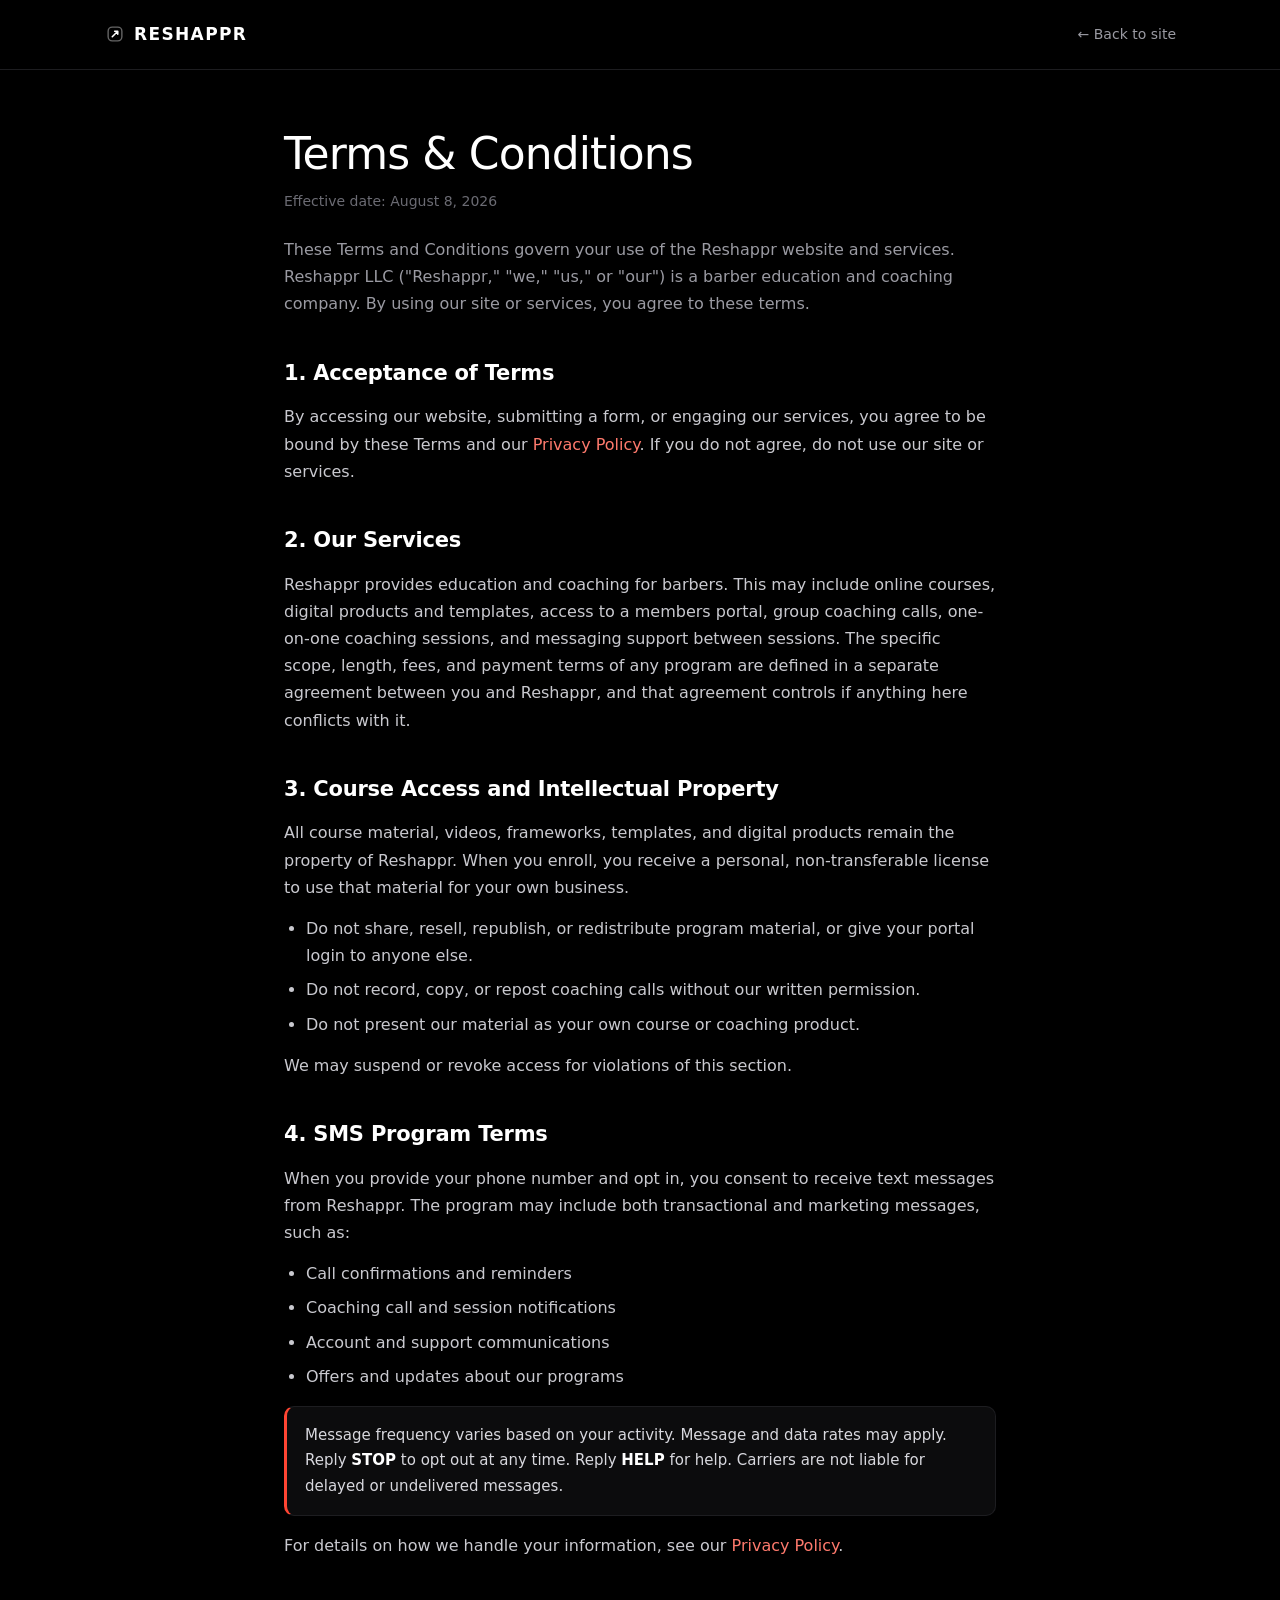
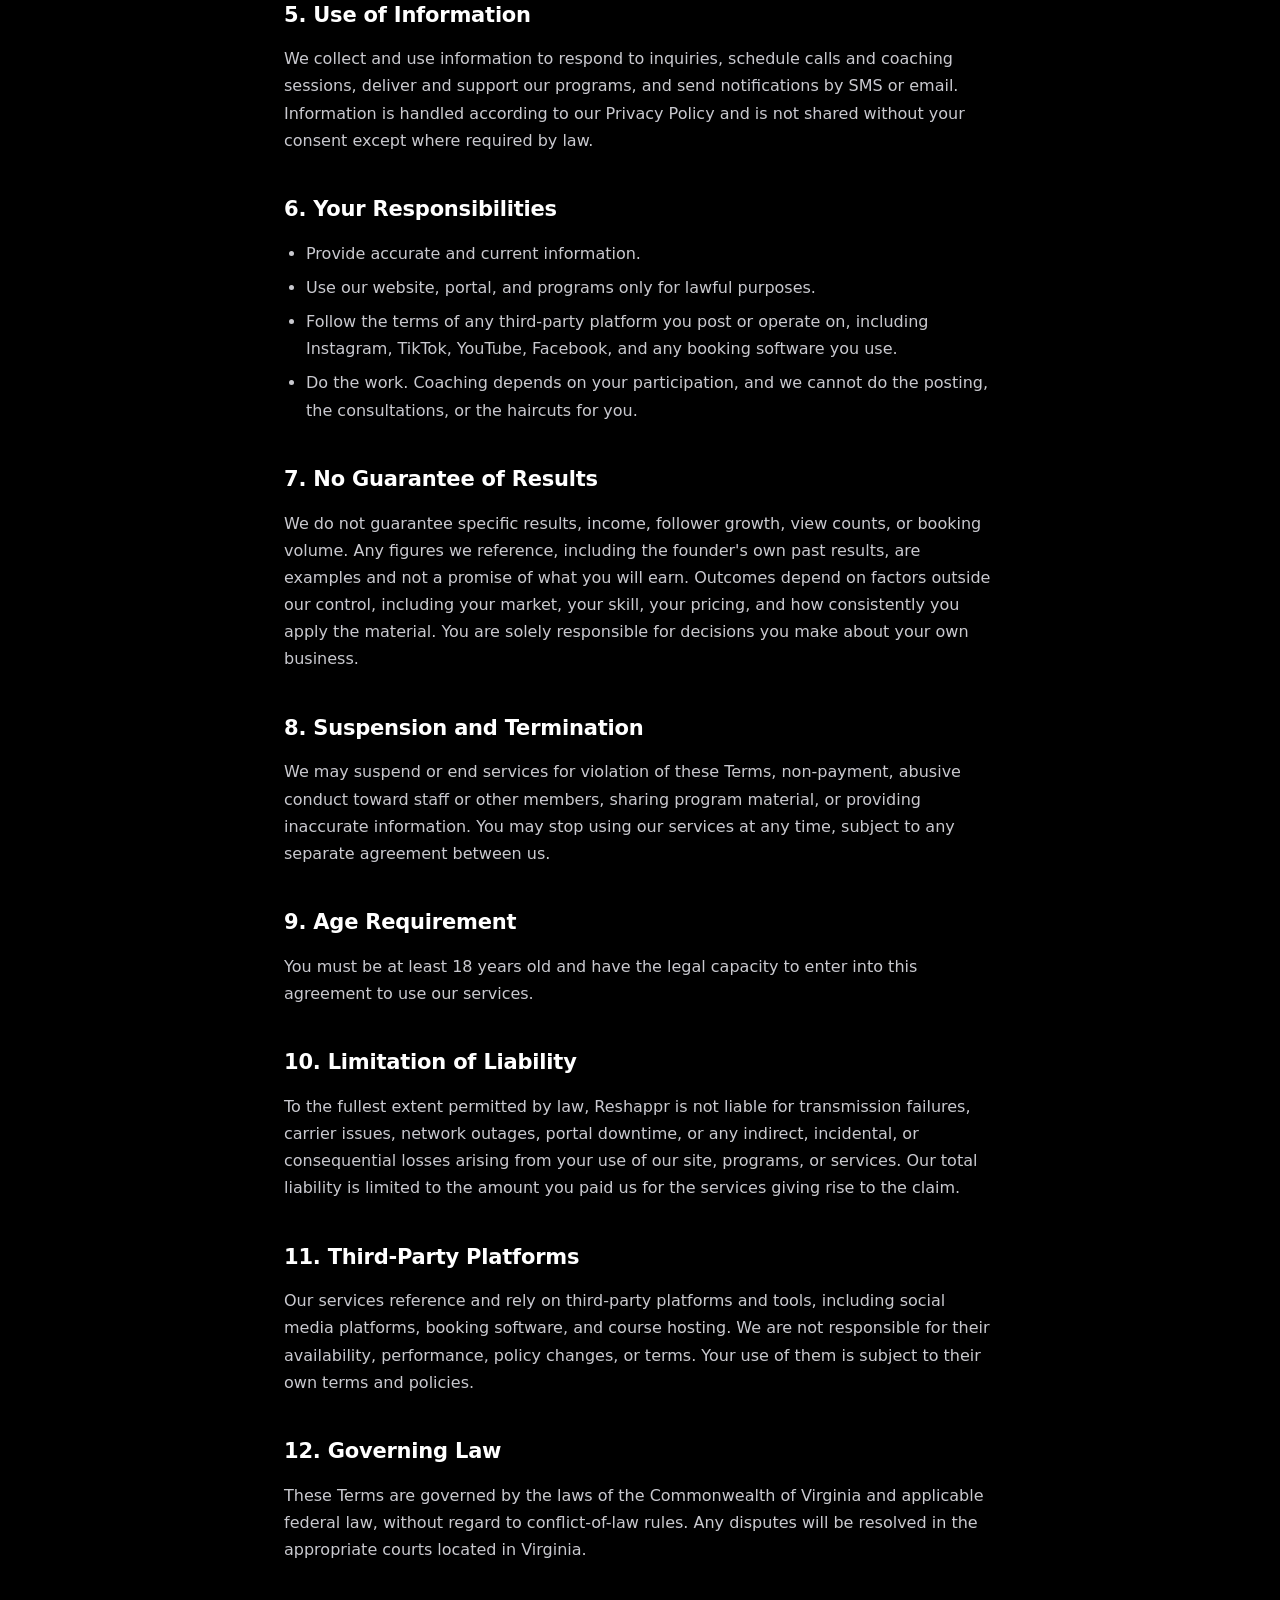
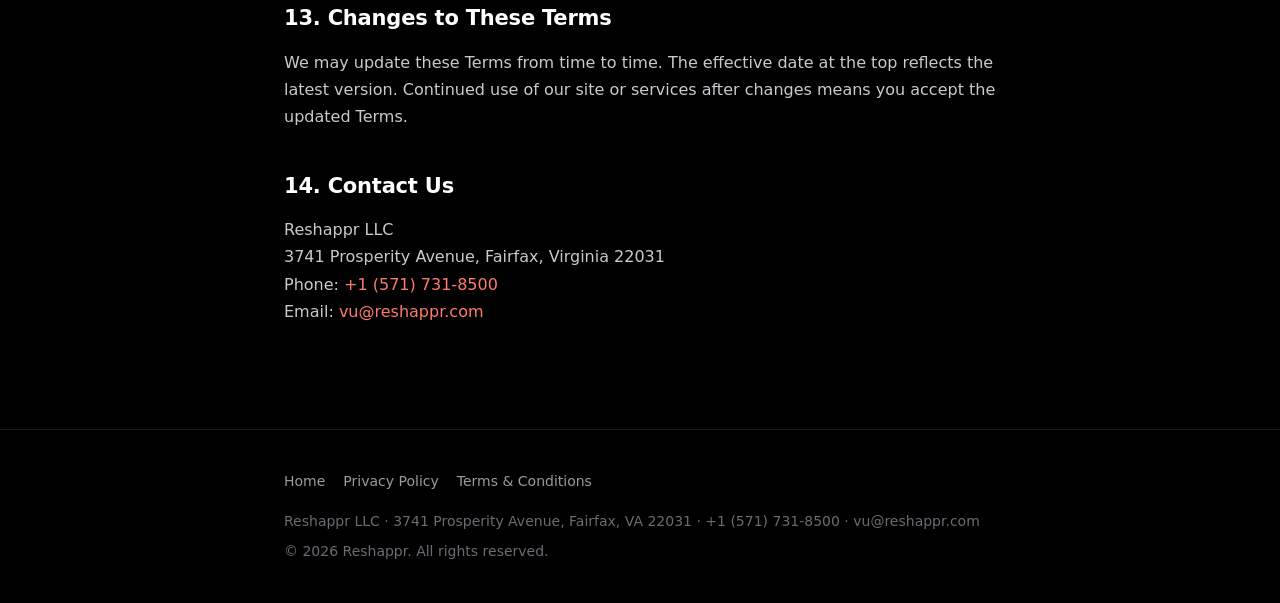
<file: terms-and-conditions.html>
<!DOCTYPE html>
<html lang="en">
<head>
<meta charset="UTF-8" />
<meta name="viewport" content="width=device-width, initial-scale=1.0" />
<title>Terms &amp; Conditions | Reshappr</title>
<meta name="description" content="Reshappr terms and conditions, including SMS program terms, course access, disclaimers, and acceptable use." />
<link rel="icon" href="brand/favicon.svg" type="image/svg+xml" />
<link rel="preconnect" href="https://api.fontshare.com" crossorigin />
<link href="https://api.fontshare.com/v2/css?f[]=satoshi@400,500,700,900&display=swap" rel="stylesheet" />
<style>
  :root { --bg:#000; --card:#0c0c0d; --line:#1d1d20; --text:#fff; --muted:#9a9aa2; --muted-2:#6b6b73; --accent:#ff4533; --sans:"Satoshi",system-ui,-apple-system,sans-serif; }
  * { box-sizing:border-box; margin:0; padding:0; }
  html { scroll-behavior:smooth; }
  body { font-family:var(--sans); background:var(--bg); color:var(--text); line-height:1.7; -webkit-font-smoothing:antialiased; }
  a { color:#ff7a6d; text-decoration:none; } a:hover { text-decoration:underline; }
  .wrap { max-width:760px; margin:0 auto; padding:0 24px; }
  header.bar { border-bottom:1px solid var(--line); padding:20px 0; position:sticky; top:0; background:rgba(0,0,0,.82); backdrop-filter:blur(12px); z-index:10; }
  .bar .wrap { display:flex; align-items:center; justify-content:space-between; max-width:1120px; }
  .brand { display:flex; align-items:center; gap:8px; font-weight:900; letter-spacing:.08em; font-size:17px; color:#fff; }
  .brand-mark { width:22px; height:22px; color:#fff; flex:none; }
  .back { font-size:14px; color:var(--muted); }
  .back:hover { color:#fff; text-decoration:none; }
  main { padding:60px 0 40px; }
  h1 { font-size:clamp(30px,5vw,44px); font-weight:500; letter-spacing:-.02em; line-height:1.1; }
  .eff { color:var(--muted-2); font-size:14px; margin-top:12px; }
  .intro { color:var(--muted); margin-top:22px; font-size:16px; }
  h2 { font-size:21px; font-weight:700; margin:38px 0 12px; letter-spacing:-.01em; }
  p { color:#c9c9cf; margin:0 0 14px; }
  ul { color:#c9c9cf; margin:0 0 14px; padding-left:22px; }
  li { margin-bottom:7px; }
  .callout { background:var(--card); border:1px solid var(--line); border-left:3px solid var(--accent); border-radius:10px; padding:16px 18px; margin:16px 0; color:#d8d8de; font-size:15px; }
  strong { color:#fff; }
  footer { border-top:1px solid var(--line); padding:40px 0; margin-top:50px; color:var(--muted-2); font-size:14px; }
  footer .wrap { display:flex; flex-direction:column; gap:6px; }
  footer .links { display:flex; gap:18px; margin-bottom:10px; }
  footer .links a { color:var(--muted); }
  footer .legal { color:var(--muted-2); }
</style>
</head>
<body>
<header class="bar">
  <div class="wrap">
    <a href="index.html" class="brand"><svg class="brand-mark" viewBox="0 0 64 64" fill="none" aria-hidden="true"><rect x="12" y="12" width="40" height="40" rx="12" fill="none" stroke="currentColor" stroke-width="4" opacity="0.4"/><path d="M24 40 L40 24 M31 24 H40 V33" stroke="currentColor" stroke-width="4.5" fill="none" stroke-linecap="round" stroke-linejoin="round"/></svg>RESHAPPR</a>
    <a href="index.html" class="back">&larr; Back to site</a>
  </div>
</header>

<main>
  <div class="wrap">
    <h1>Terms &amp; Conditions</h1>
    <p class="eff">Effective date: August 8, 2026</p>
    <p class="intro">These Terms and Conditions govern your use of the Reshappr website and services. Reshappr LLC ("Reshappr," "we," "us," or "our") is a barber education and coaching company. By using our site or services, you agree to these terms.</p>

    <h2>1. Acceptance of Terms</h2>
    <p>By accessing our website, submitting a form, or engaging our services, you agree to be bound by these Terms and our <a href="privacy-policy.html">Privacy Policy</a>. If you do not agree, do not use our site or services.</p>

    <h2>2. Our Services</h2>
    <p>Reshappr provides education and coaching for barbers. This may include online courses, digital products and templates, access to a members portal, group coaching calls, one-on-one coaching sessions, and messaging support between sessions. The specific scope, length, fees, and payment terms of any program are defined in a separate agreement between you and Reshappr, and that agreement controls if anything here conflicts with it.</p>

    <h2>3. Course Access and Intellectual Property</h2>
    <p>All course material, videos, frameworks, templates, and digital products remain the property of Reshappr. When you enroll, you receive a personal, non-transferable license to use that material for your own business.</p>
    <ul>
      <li>Do not share, resell, republish, or redistribute program material, or give your portal login to anyone else.</li>
      <li>Do not record, copy, or repost coaching calls without our written permission.</li>
      <li>Do not present our material as your own course or coaching product.</li>
    </ul>
    <p>We may suspend or revoke access for violations of this section.</p>

    <h2>4. SMS Program Terms</h2>
    <p>When you provide your phone number and opt in, you consent to receive text messages from Reshappr. The program may include both transactional and marketing messages, such as:</p>
    <ul>
      <li>Call confirmations and reminders</li>
      <li>Coaching call and session notifications</li>
      <li>Account and support communications</li>
      <li>Offers and updates about our programs</li>
    </ul>
    <div class="callout">
      Message frequency varies based on your activity. Message and data rates may apply. Reply <strong>STOP</strong> to opt out at any time. Reply <strong>HELP</strong> for help. Carriers are not liable for delayed or undelivered messages.
    </div>
    <p>For details on how we handle your information, see our <a href="privacy-policy.html">Privacy Policy</a>.</p>

    <h2>5. Use of Information</h2>
    <p>We collect and use information to respond to inquiries, schedule calls and coaching sessions, deliver and support our programs, and send notifications by SMS or email. Information is handled according to our Privacy Policy and is not shared without your consent except where required by law.</p>

    <h2>6. Your Responsibilities</h2>
    <ul>
      <li>Provide accurate and current information.</li>
      <li>Use our website, portal, and programs only for lawful purposes.</li>
      <li>Follow the terms of any third-party platform you post or operate on, including Instagram, TikTok, YouTube, Facebook, and any booking software you use.</li>
      <li>Do the work. Coaching depends on your participation, and we cannot do the posting, the consultations, or the haircuts for you.</li>
    </ul>

    <h2>7. No Guarantee of Results</h2>
    <p>We do not guarantee specific results, income, follower growth, view counts, or booking volume. Any figures we reference, including the founder's own past results, are examples and not a promise of what you will earn. Outcomes depend on factors outside our control, including your market, your skill, your pricing, and how consistently you apply the material. You are solely responsible for decisions you make about your own business.</p>

    <h2>8. Suspension and Termination</h2>
    <p>We may suspend or end services for violation of these Terms, non-payment, abusive conduct toward staff or other members, sharing program material, or providing inaccurate information. You may stop using our services at any time, subject to any separate agreement between us.</p>

    <h2>9. Age Requirement</h2>
    <p>You must be at least 18 years old and have the legal capacity to enter into this agreement to use our services.</p>

    <h2>10. Limitation of Liability</h2>
    <p>To the fullest extent permitted by law, Reshappr is not liable for transmission failures, carrier issues, network outages, portal downtime, or any indirect, incidental, or consequential losses arising from your use of our site, programs, or services. Our total liability is limited to the amount you paid us for the services giving rise to the claim.</p>

    <h2>11. Third-Party Platforms</h2>
    <p>Our services reference and rely on third-party platforms and tools, including social media platforms, booking software, and course hosting. We are not responsible for their availability, performance, policy changes, or terms. Your use of them is subject to their own terms and policies.</p>

    <h2>12. Governing Law</h2>
    <p>These Terms are governed by the laws of the Commonwealth of Virginia and applicable federal law, without regard to conflict-of-law rules. Any disputes will be resolved in the appropriate courts located in Virginia.</p>

    <h2>13. Changes to These Terms</h2>
    <p>We may update these Terms from time to time. The effective date at the top reflects the latest version. Continued use of our site or services after changes means you accept the updated Terms.</p>

    <h2>14. Contact Us</h2>
    <p>
      Reshappr LLC<br>
      3741 Prosperity Avenue, Fairfax, Virginia 22031<br>
      Phone: <a href="tel:+15717318500">+1 (571) 731-8500</a><br>
      Email: <a href="mailto:vu@reshappr.com">vu@reshappr.com</a>
    </p>
  </div>
</main>

<footer>
  <div class="wrap">
    <div class="links">
      <a href="index.html">Home</a>
      <a href="privacy-policy.html">Privacy Policy</a>
      <a href="terms-and-conditions.html">Terms &amp; Conditions</a>
    </div>
    <div class="legal">Reshappr LLC &middot; 3741 Prosperity Avenue, Fairfax, VA 22031 &middot; +1 (571) 731-8500 &middot; vu@reshappr.com</div>
    <div class="legal">&copy; 2026 Reshappr. All rights reserved.</div>
  </div>
</footer>
</body>
</html>
</file>
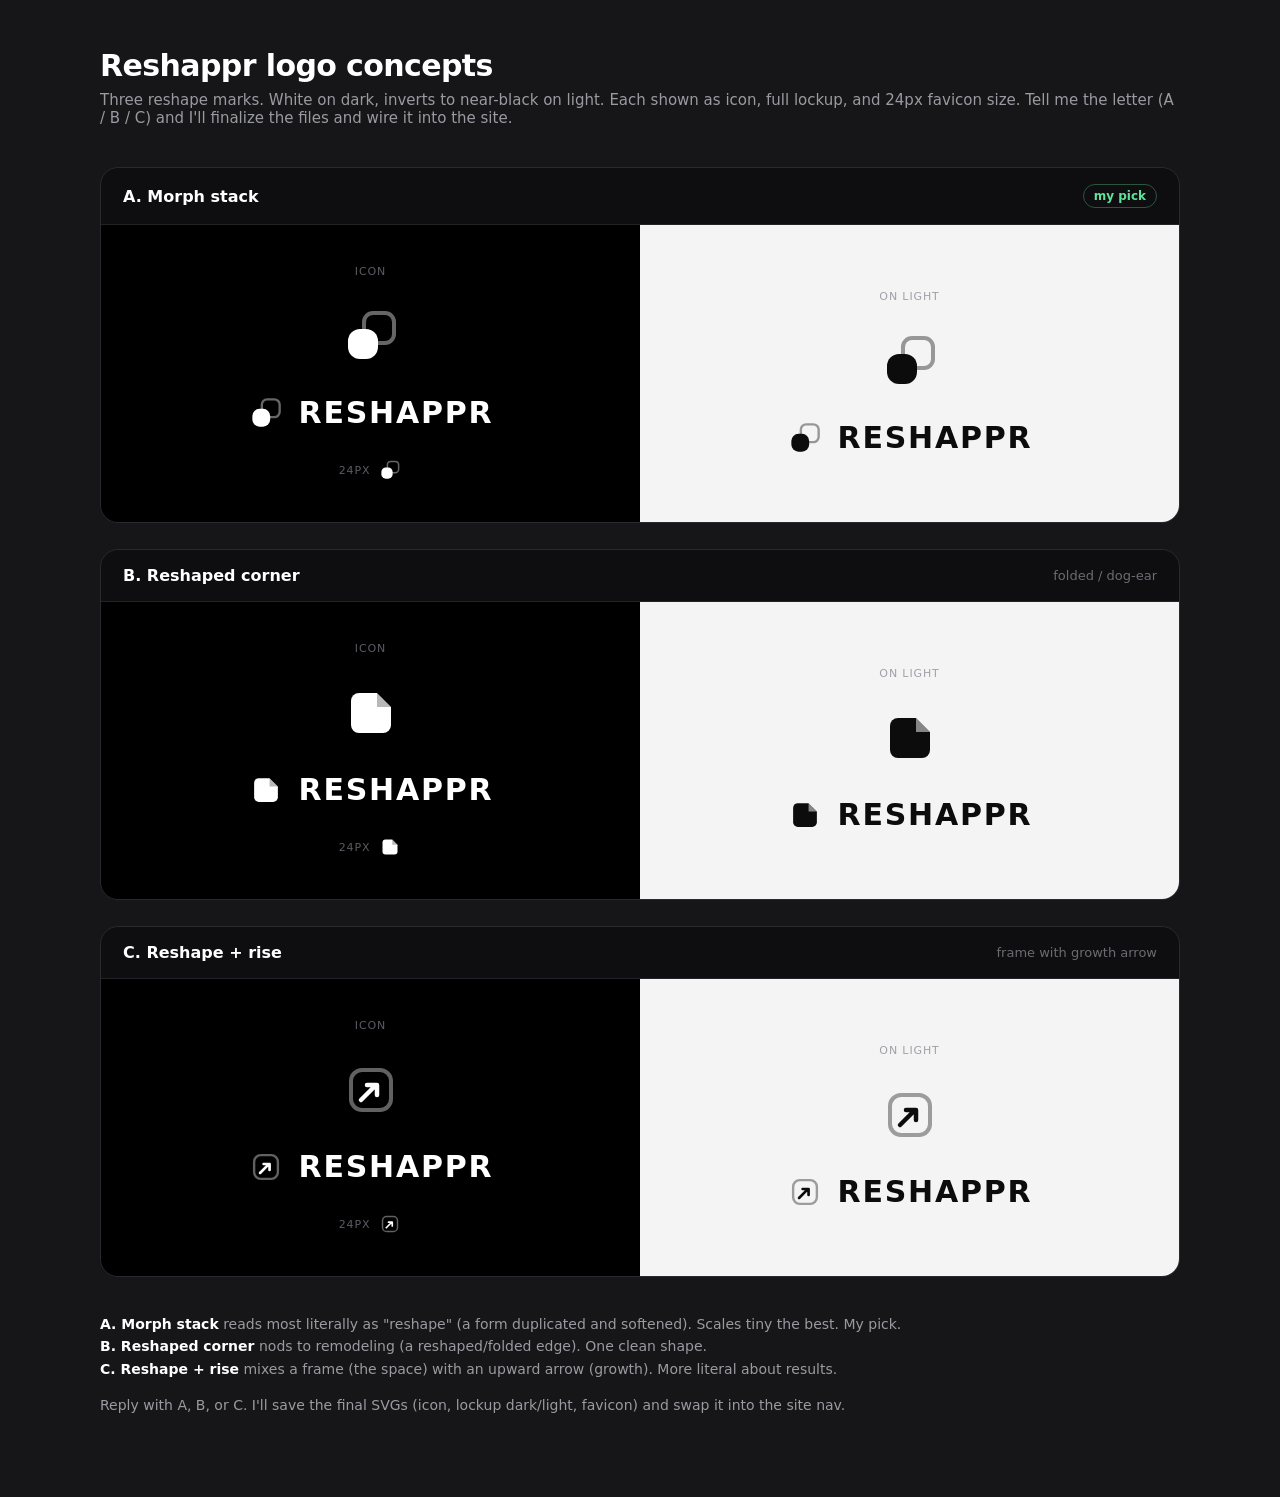
<file: brand/preview.html>
<!DOCTYPE html>
<html lang="en">
<head>
<meta charset="UTF-8" />
<meta name="viewport" content="width=device-width, initial-scale=1.0" />
<title>Reshappr Logo Concepts</title>
<link rel="preconnect" href="https://api.fontshare.com" crossorigin />
<link href="https://api.fontshare.com/v2/css?f[]=satoshi@500,700,900&display=swap" rel="stylesheet" />
<style>
  :root { --red:#ff4533; }
  * { box-sizing:border-box; margin:0; padding:0; }
  body { font-family:"Satoshi",system-ui,sans-serif; background:#161618; color:#fff; padding:48px 24px 80px; }
  .head { max-width:1080px; margin:0 auto 40px; }
  .head h1 { font-weight:900; letter-spacing:-.02em; font-size:30px; }
  .head p { color:#9a9aa2; margin-top:8px; font-size:15px; }
  .grid { max-width:1080px; margin:0 auto; display:grid; gap:26px; }
  .concept { border:1px solid #2a2a2e; border-radius:18px; overflow:hidden; background:#0e0e10; }
  .concept .label { padding:16px 22px; display:flex; justify-content:space-between; align-items:center; border-bottom:1px solid #232327; }
  .concept .label b { font-weight:700; font-size:16px; }
  .concept .label .pick { color:#6b6b73; font-size:13px; }
  .concept .label .rec { color:#5fe39a; font-size:12px; font-weight:600; border:1px solid #2a553f; padding:4px 10px; border-radius:100px; }
  .row { display:grid; grid-template-columns:1fr 1fr; }
  .cell { padding:40px 30px; display:flex; flex-direction:column; align-items:center; gap:26px; justify-content:center; min-height:200px; }
  .cell.dark { background:#000; }
  .cell.light { background:#f4f4f5; }
  .cell .tiny { font-size:11px; letter-spacing:.08em; text-transform:uppercase; }
  .cell.dark .tiny { color:#5b5b63; }
  .cell.light .tiny { color:#a0a0a8; }
  /* icon + lockup color binding */
  .dark .mark { color:#fff; }
  .light .mark { color:#0c0c0d; }
  .lockup { display:flex; align-items:center; gap:13px; }
  .lockup .mark { height:38px; width:38px; flex:none; }
  .lockup .wm { font-weight:900; letter-spacing:.06em; font-size:30px; line-height:1; }
  .dark .wm { color:#fff; } .light .wm { color:#0c0c0d; }
  .icon-lg { height:64px; width:64px; }
  .favrow { display:flex; align-items:center; gap:14px; }
  .fav { height:24px; width:24px; }
  .fav-wrap { display:flex; align-items:center; gap:8px; }
  .dark .fav-wrap .tiny { color:#5b5b63; }
  .foot { max-width:1080px; margin:36px auto 0; color:#9a9aa2; font-size:14px; line-height:1.6; }
  .foot b { color:#fff; }
</style>
</head>
<body>
<div class="head">
  <h1>Reshappr logo concepts</h1>
  <p>Three reshape marks. White on dark, inverts to near-black on light. Each shown as icon, full lockup, and 24px favicon size. Tell me the letter (A / B / C) and I'll finalize the files and wire it into the site.</p>
</div>

<div class="grid">

  <!-- ============ CONCEPT A ============ -->
  <div class="concept">
    <div class="label"><b>A. Morph stack</b><span class="rec">my pick</span></div>
    <div class="row">
      <div class="cell dark">
        <span class="tiny">icon</span>
        <svg class="mark icon-lg" viewBox="0 0 64 64" fill="none">
          <rect x="25" y="9" width="30" height="30" rx="9" fill="none" stroke="currentColor" stroke-width="4" opacity="0.4"/>
          <rect x="9" y="25" width="30" height="30" rx="12" fill="currentColor"/>
        </svg>
        <div class="lockup">
          <svg class="mark" viewBox="0 0 64 64" fill="none">
            <rect x="25" y="9" width="30" height="30" rx="9" fill="none" stroke="currentColor" stroke-width="4" opacity="0.4"/>
            <rect x="9" y="25" width="30" height="30" rx="12" fill="currentColor"/>
          </svg>
          <span class="wm">RESHAPPR</span>
        </div>
        <div class="fav-wrap"><span class="tiny">24px</span>
          <svg class="mark fav" viewBox="0 0 64 64" fill="none">
            <rect x="25" y="9" width="30" height="30" rx="9" fill="none" stroke="currentColor" stroke-width="4" opacity="0.4"/>
            <rect x="9" y="25" width="30" height="30" rx="12" fill="currentColor"/>
          </svg>
        </div>
      </div>
      <div class="cell light">
        <span class="tiny">on light</span>
        <svg class="mark icon-lg" viewBox="0 0 64 64" fill="none">
          <rect x="25" y="9" width="30" height="30" rx="9" fill="none" stroke="currentColor" stroke-width="4" opacity="0.4"/>
          <rect x="9" y="25" width="30" height="30" rx="12" fill="currentColor"/>
        </svg>
        <div class="lockup">
          <svg class="mark" viewBox="0 0 64 64" fill="none">
            <rect x="25" y="9" width="30" height="30" rx="9" fill="none" stroke="currentColor" stroke-width="4" opacity="0.4"/>
            <rect x="9" y="25" width="30" height="30" rx="12" fill="currentColor"/>
          </svg>
          <span class="wm">RESHAPPR</span>
        </div>
      </div>
    </div>
  </div>

  <!-- ============ CONCEPT B ============ -->
  <div class="concept">
    <div class="label"><b>B. Reshaped corner</b><span class="pick">folded / dog-ear</span></div>
    <div class="row">
      <div class="cell dark">
        <span class="tiny">icon</span>
        <svg class="mark icon-lg" viewBox="0 0 64 64" fill="none">
          <path d="M20,12 H38 L52,26 V44 a8,8 0 0 1 -8,8 H20 a8,8 0 0 1 -8,-8 V20 a8,8 0 0 1 8,-8 Z" fill="currentColor"/>
          <path d="M38,12 L52,26 H38 Z" fill="#000" opacity="0.28"/>
        </svg>
        <div class="lockup">
          <svg class="mark" viewBox="0 0 64 64" fill="none">
            <path d="M20,12 H38 L52,26 V44 a8,8 0 0 1 -8,8 H20 a8,8 0 0 1 -8,-8 V20 a8,8 0 0 1 8,-8 Z" fill="currentColor"/>
            <path d="M38,12 L52,26 H38 Z" fill="#000" opacity="0.28"/>
          </svg>
          <span class="wm">RESHAPPR</span>
        </div>
        <div class="fav-wrap"><span class="tiny">24px</span>
          <svg class="mark fav" viewBox="0 0 64 64" fill="none">
            <path d="M20,12 H38 L52,26 V44 a8,8 0 0 1 -8,8 H20 a8,8 0 0 1 -8,-8 V20 a8,8 0 0 1 8,-8 Z" fill="currentColor"/>
            <path d="M38,12 L52,26 H38 Z" fill="#000" opacity="0.28"/>
          </svg>
        </div>
      </div>
      <div class="cell light">
        <span class="tiny">on light</span>
        <svg class="mark icon-lg" viewBox="0 0 64 64" fill="none">
          <path d="M20,12 H38 L52,26 V44 a8,8 0 0 1 -8,8 H20 a8,8 0 0 1 -8,-8 V20 a8,8 0 0 1 8,-8 Z" fill="currentColor"/>
          <path d="M38,12 L52,26 H38 Z" fill="#fff" opacity="0.5"/>
        </svg>
        <div class="lockup">
          <svg class="mark" viewBox="0 0 64 64" fill="none">
            <path d="M20,12 H38 L52,26 V44 a8,8 0 0 1 -8,8 H20 a8,8 0 0 1 -8,-8 V20 a8,8 0 0 1 8,-8 Z" fill="currentColor"/>
            <path d="M38,12 L52,26 H38 Z" fill="#fff" opacity="0.5"/>
          </svg>
          <span class="wm">RESHAPPR</span>
        </div>
      </div>
    </div>
  </div>

  <!-- ============ CONCEPT C ============ -->
  <div class="concept">
    <div class="label"><b>C. Reshape + rise</b><span class="pick">frame with growth arrow</span></div>
    <div class="row">
      <div class="cell dark">
        <span class="tiny">icon</span>
        <svg class="mark icon-lg" viewBox="0 0 64 64" fill="none">
          <rect x="12" y="12" width="40" height="40" rx="11" fill="none" stroke="currentColor" stroke-width="4" opacity="0.38"/>
          <path d="M22,42 L36,28 M28,27 H38 V37" stroke="currentColor" stroke-width="4.5" fill="none" stroke-linecap="round" stroke-linejoin="round"/>
        </svg>
        <div class="lockup">
          <svg class="mark" viewBox="0 0 64 64" fill="none">
            <rect x="12" y="12" width="40" height="40" rx="11" fill="none" stroke="currentColor" stroke-width="4" opacity="0.38"/>
            <path d="M22,42 L36,28 M28,27 H38 V37" stroke="currentColor" stroke-width="4.5" fill="none" stroke-linecap="round" stroke-linejoin="round"/>
          </svg>
          <span class="wm">RESHAPPR</span>
        </div>
        <div class="fav-wrap"><span class="tiny">24px</span>
          <svg class="mark fav" viewBox="0 0 64 64" fill="none">
            <rect x="12" y="12" width="40" height="40" rx="11" fill="none" stroke="currentColor" stroke-width="4" opacity="0.38"/>
            <path d="M22,42 L36,28 M28,27 H38 V37" stroke="currentColor" stroke-width="4.5" fill="none" stroke-linecap="round" stroke-linejoin="round"/>
          </svg>
        </div>
      </div>
      <div class="cell light">
        <span class="tiny">on light</span>
        <svg class="mark icon-lg" viewBox="0 0 64 64" fill="none">
          <rect x="12" y="12" width="40" height="40" rx="11" fill="none" stroke="currentColor" stroke-width="4" opacity="0.38"/>
          <path d="M22,42 L36,28 M28,27 H38 V37" stroke="currentColor" stroke-width="4.5" fill="none" stroke-linecap="round" stroke-linejoin="round"/>
        </svg>
        <div class="lockup">
          <svg class="mark" viewBox="0 0 64 64" fill="none">
            <rect x="12" y="12" width="40" height="40" rx="11" fill="none" stroke="currentColor" stroke-width="4" opacity="0.38"/>
            <path d="M22,42 L36,28 M28,27 H38 V37" stroke="currentColor" stroke-width="4.5" fill="none" stroke-linecap="round" stroke-linejoin="round"/>
          </svg>
          <span class="wm">RESHAPPR</span>
        </div>
      </div>
    </div>
  </div>

</div>

<div class="foot">
  <p><b>A. Morph stack</b> reads most literally as "reshape" (a form duplicated and softened). Scales tiny the best. My pick.<br>
  <b>B. Reshaped corner</b> nods to remodeling (a reshaped/folded edge). One clean shape.<br>
  <b>C. Reshape + rise</b> mixes a frame (the space) with an upward arrow (growth). More literal about results.</p>
  <p style="margin-top:14px">Reply with A, B, or C. I'll save the final SVGs (icon, lockup dark/light, favicon) and swap it into the site nav.</p>
</div>
</body>
</html>
</file>
<file: styles.css>
/* Reshappr shared styles: About / Mentorship / Contact */
:root {
  --bg:#000; --bg-card:#0c0c0d; --bg-card-2:#111113; --line:#1d1d20; --line-soft:#161618;
  --text:#fff; --muted:#9a9aa2; --muted-2:#6b6b73; --accent:#ff4533; --demo:#4d8dff;
  --radius:18px; --radius-pill:100px;
  --serif:"Instrument Serif",Georgia,serif; --sans:"Satoshi",system-ui,-apple-system,sans-serif;
}
* { box-sizing:border-box; margin:0; padding:0; }
html { scroll-behavior:smooth; }
body { font-family:var(--sans); background:var(--bg); color:var(--text); line-height:1.6; -webkit-font-smoothing:antialiased; overflow-x:hidden; }
a { color:inherit; text-decoration:none; }
img { max-width:100%; display:block; }
::selection { background:var(--accent); color:#fff; }
.wrap { width:100%; max-width:1120px; margin:0 auto; padding:0 24px; }
.narrow { max-width:780px; }
.em { font-family:var(--serif); font-style:italic; font-weight:400; }

/* nav */
.nav-spacer { height:110px; }
.nav { position:fixed; top:18px; left:0; right:0; z-index:100; display:flex; justify-content:center; pointer-events:none; }
.nav-inner { position:relative; pointer-events:auto; display:flex; align-items:center; gap:26px; background:rgba(12,12,13,0.82); backdrop-filter:blur(14px); border:1px solid var(--line); border-radius:var(--radius-pill); padding:9px 9px 9px 22px; box-shadow:0 10px 40px -18px rgba(0,0,0,0.8); }
.brand { font-weight:900; letter-spacing:0.08em; font-size:17px; display:flex; align-items:center; gap:8px; color:#fff; }
.brand-mark { width:22px; height:22px; color:#fff; flex:none; }
.nav-links { display:flex; gap:20px; font-size:14px; color:var(--muted); }
.nav-links a:hover { color:#fff; }
.nav-toggle { display:none; flex-direction:column; justify-content:center; align-items:center; gap:4px; width:38px; height:38px; background:none; border:none; cursor:pointer; padding:0; flex:none; }
.nav-toggle span { width:20px; height:2px; background:#fff; border-radius:2px; display:block; }
.btn { display:inline-flex; align-items:center; justify-content:center; gap:8px; background:var(--accent); color:#fff; font-weight:600; font-size:14px; padding:11px 20px; border-radius:var(--radius-pill); border:none; cursor:pointer; transition:transform .15s ease, box-shadow .2s ease; box-shadow:0 8px 26px -10px rgba(255,69,51,0.7); }
.btn:hover { transform:translateY(-1px); box-shadow:0 12px 32px -8px rgba(255,69,51,0.85); }
.btn-lg { padding:15px 28px; font-size:15px; }
.btn-ghost { background:transparent; border:1px solid var(--line); box-shadow:none; color:#fff; }
.btn-ghost:hover { border-color:#333; background:rgba(255,255,255,0.03); }

/* page head */
main { padding:30px 0 40px; }
.page-head { max-width:760px; margin:0 auto 56px; text-align:center; }
.badge { display:inline-flex; align-items:center; gap:8px; background:var(--bg-card); border:1px solid var(--line); color:#fff; font-size:13px; font-weight:500; padding:7px 14px; border-radius:var(--radius-pill); margin:0 auto 22px; }
.badge .dot { width:8px; height:8px; border-radius:50%; background:var(--accent); }
h1 { font-weight:500; letter-spacing:-0.02em; line-height:1.05; font-size:clamp(36px,5.5vw,60px); }
h2 { font-weight:500; letter-spacing:-0.02em; line-height:1.1; font-size:clamp(26px,3.4vw,38px); }
h3 { font-weight:600; letter-spacing:-0.01em; font-size:21px; }
.lead { color:var(--muted); font-size:clamp(16px,1.6vw,19px); max-width:640px; margin:20px auto 0; }
.section { padding:50px 0; }

/* cards / grids */
.grid-3 { display:grid; grid-template-columns:repeat(3,1fr); gap:22px; }
.grid-2 { display:grid; grid-template-columns:repeat(2,1fr); gap:50px; align-items:center; }
.card { background:var(--bg-card); border:1px solid var(--line); border-radius:var(--radius); padding:28px 26px; }
.card h3 { margin-bottom:10px; }
.card p { color:var(--muted); font-size:15px; }
.card .ic { width:50px; height:50px; border-radius:13px; background:var(--bg-card-2); border:1px solid var(--line); display:flex; align-items:center; justify-content:center; color:var(--accent); margin-bottom:16px; }
.card .ic svg { width:24px; height:24px; }
.card .n { font-family:var(--serif); font-style:italic; color:var(--accent); font-size:24px; line-height:1; }
.prose p { color:#c9c9cf; margin:0 0 16px; font-size:16px; }
.prose p:last-child { margin-bottom:0; }

/* module / inclusion list */
.list-plain { display:grid; gap:10px; margin-top:8px; }
.list-plain .row { display:flex; gap:12px; align-items:flex-start; background:var(--bg-card); border:1px solid var(--line); border-radius:12px; padding:14px 16px; font-size:15px; color:#d2d2d8; }
.list-plain .row .tick { width:20px; height:20px; border-radius:50%; background:rgba(47,191,113,0.16); color:#2fbf71; display:flex; align-items:center; justify-content:center; flex:none; margin-top:1px; }
.list-plain .row .tick svg { width:12px; height:12px; }
.list-plain .row strong { color:#fff; font-weight:600; }

/* contact info rows */
.info-list { display:grid; gap:14px; margin-top:8px; }
.info-row { display:flex; gap:13px; align-items:center; font-size:16px; color:#d8d8de; }
.info-row .ic { width:42px; height:42px; border-radius:11px; background:var(--bg-card); border:1px solid var(--line); display:flex; align-items:center; justify-content:center; color:var(--accent); flex:none; }
.info-row .ic svg { width:19px; height:19px; }
.info-row a { color:#fff; }
.info-row a:hover { color:var(--accent); }

/* owner photo */
.owner-photo { width:100%; max-width:440px; border-radius:16px; border:1px solid var(--line); display:block; margin:0 auto; }
.owner-caption { text-align:center; max-width:440px; margin:14px auto 0; }
.owner-name { display:block; font-weight:700; font-size:16px; color:#fff; }
.owner-role { display:block; font-size:13.5px; color:var(--muted-2); margin-top:2px; }

/* opt-in form */
.optin { background:var(--bg-card); border:1px solid var(--line); border-radius:var(--radius); padding:30px 28px; }
.field { margin-bottom:16px; }
.field label.flbl { display:block; font-size:13.5px; color:var(--muted); margin-bottom:7px; font-weight:500; }
.field input, .field textarea { width:100%; background:#121214; border:1px solid var(--line); border-radius:10px; padding:13px 15px; color:#fff; font-family:inherit; font-size:15px; }
.field input::placeholder, .field textarea::placeholder { color:var(--muted-2); }
.field input:focus, .field textarea:focus { outline:none; border-color:var(--accent); }
.field textarea { min-height:96px; resize:vertical; }
.consent { display:flex; gap:11px; align-items:flex-start; margin-bottom:14px; font-size:13px; color:#b6b6bd; line-height:1.5; cursor:pointer; }
.consent input[type=checkbox] { width:20px; height:20px; flex:none; margin-top:1px; accent-color:var(--accent); cursor:pointer; }
.disclosure { font-size:12.5px; color:var(--muted-2); line-height:1.55; margin:6px 0 18px; padding-top:14px; border-top:1px solid var(--line-soft); }
.disclosure a { color:var(--muted); text-decoration:underline; }
.optin .btn { width:100%; }
.form-foot { text-align:center; margin-top:14px; font-size:13px; color:var(--muted-2); }
.form-foot a { color:var(--muted); text-decoration:underline; }
.form-embed { background:#16161A; border:1px solid #2A2A2E; border-radius:16px; overflow:hidden; min-height:600px; }
.form-embed iframe { width:100%; min-height:600px; border:none; display:block; }
/* booking calendar: GHL's form_embed.js sets an inline height once loaded, which wins
   over these. min-height only holds the box open before that lands. */
.cal-embed { background:#16161A; border:1px solid #2A2A2E; border-radius:16px; overflow:hidden; min-height:700px; }
.cal-embed iframe { width:100%; min-height:700px; border:none; display:block; }

/* footer */
footer { border-top:1px solid var(--line); padding:46px 0 40px; margin-top:60px; }
.foot { display:flex; justify-content:space-between; align-items:center; gap:20px; flex-wrap:wrap; }
.foot .tag { color:var(--muted-2); font-size:14px; margin-top:8px; }
.foot .soc { display:flex; gap:12px; }
.foot .soc a { width:38px; height:38px; border:1px solid var(--line); border-radius:10px; display:flex; align-items:center; justify-content:center; color:var(--muted); }
.foot .soc a:hover { color:#fff; border-color:#333; }
.foot-links { display:flex; gap:20px; flex-wrap:wrap; margin-top:30px; padding-top:24px; border-top:1px solid var(--line-soft); }
.foot-links a { color:var(--muted); font-size:14px; }
.foot-links a:hover { color:#fff; }
.copy { color:var(--muted-2); font-size:13px; margin-top:12px; }
.copy a { color:var(--muted); }
.copy a:hover { color:#fff; }

@media (max-width:860px) {
  .nav-inner { gap:12px; padding:9px 9px 9px 18px; }
  .nav-toggle { display:flex; }
  .nav-links { display:none; position:absolute; top:calc(100% + 12px); left:0; right:0; flex-direction:column; gap:4px; background:rgba(12,12,13,0.98); backdrop-filter:blur(16px); border:1px solid var(--line); border-radius:18px; padding:12px; box-shadow:0 16px 40px -16px rgba(0,0,0,0.85); }
  .nav-inner.open .nav-links { display:flex; }
  .nav-links a { padding:11px 14px; border-radius:10px; font-size:15px; color:#fff; }
  .nav-links a:hover { background:rgba(255,255,255,0.05); }
  .form-col { order:-1; }
  .grid-3 { grid-template-columns:1fr; }
  .grid-2 { grid-template-columns:1fr; gap:30px; }
  .section { padding:36px 0; }
  .foot { flex-direction:column; align-items:flex-start; }
}
</file>
